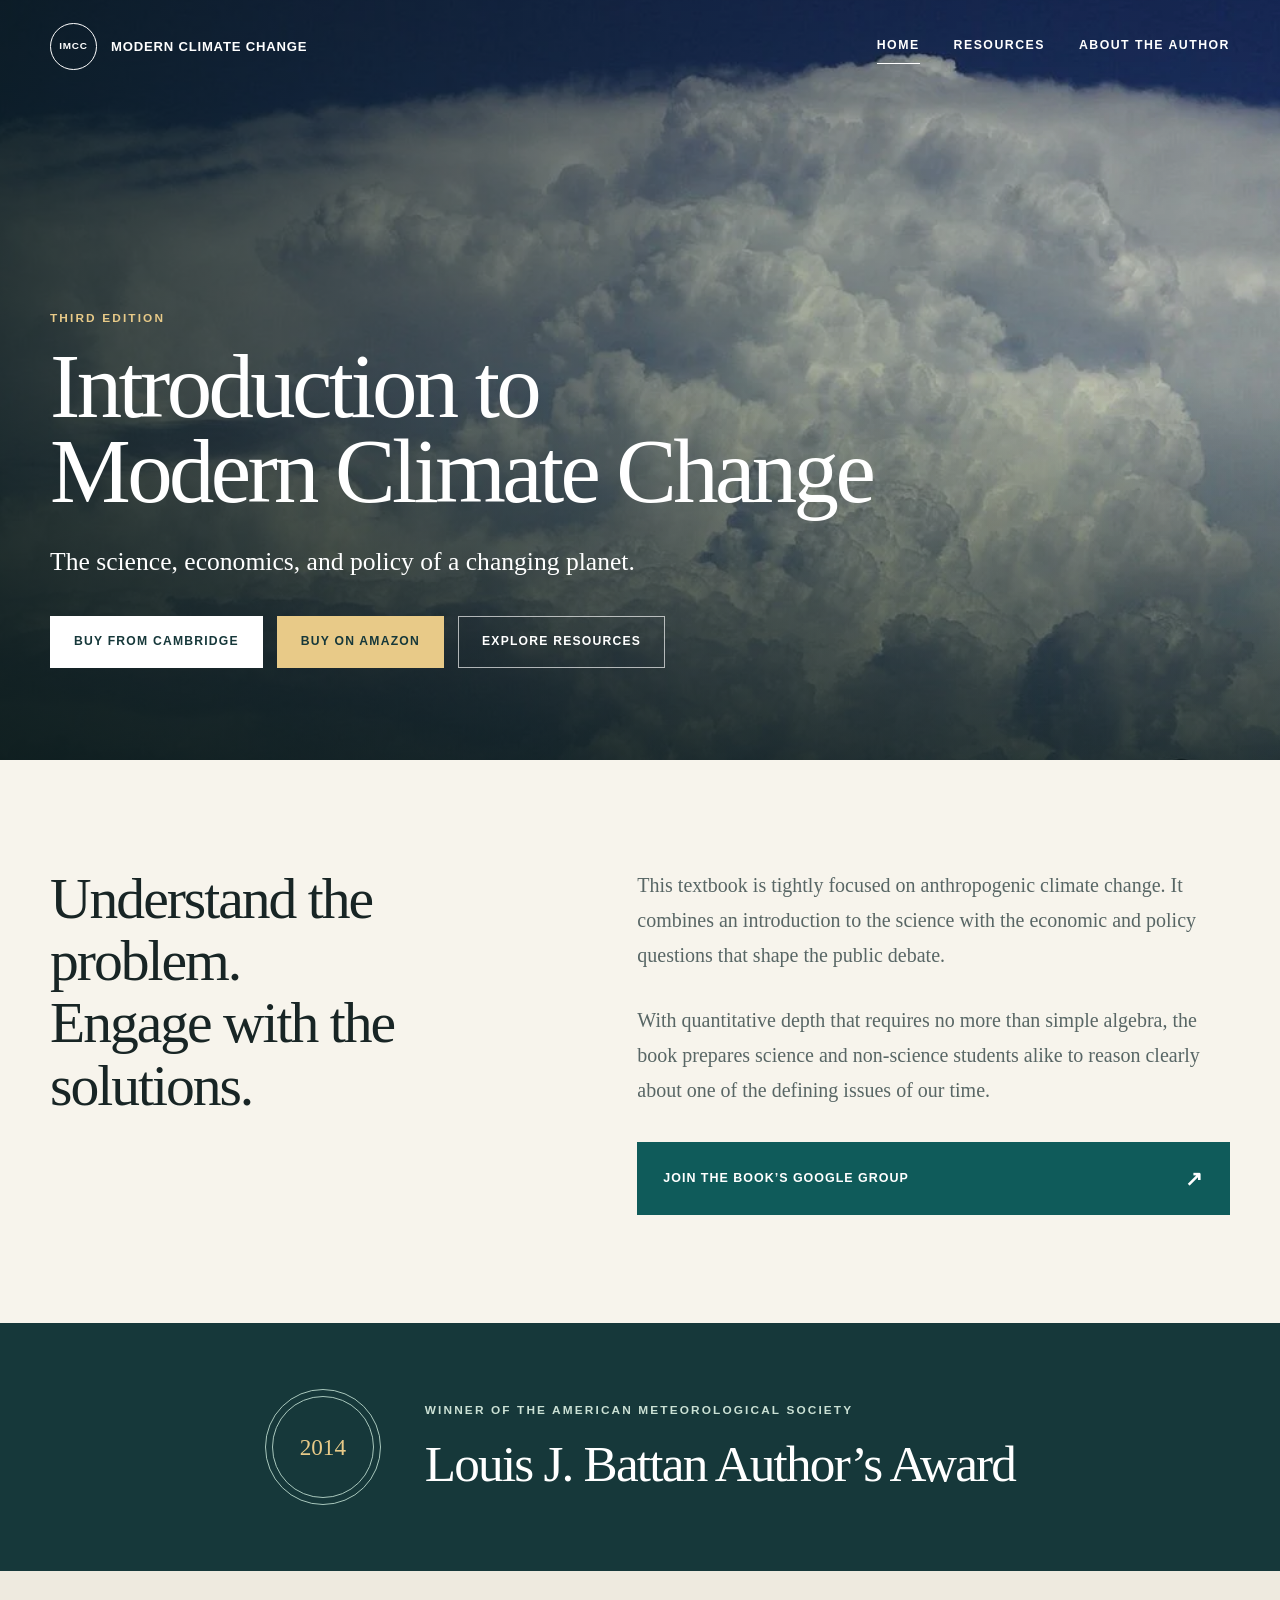
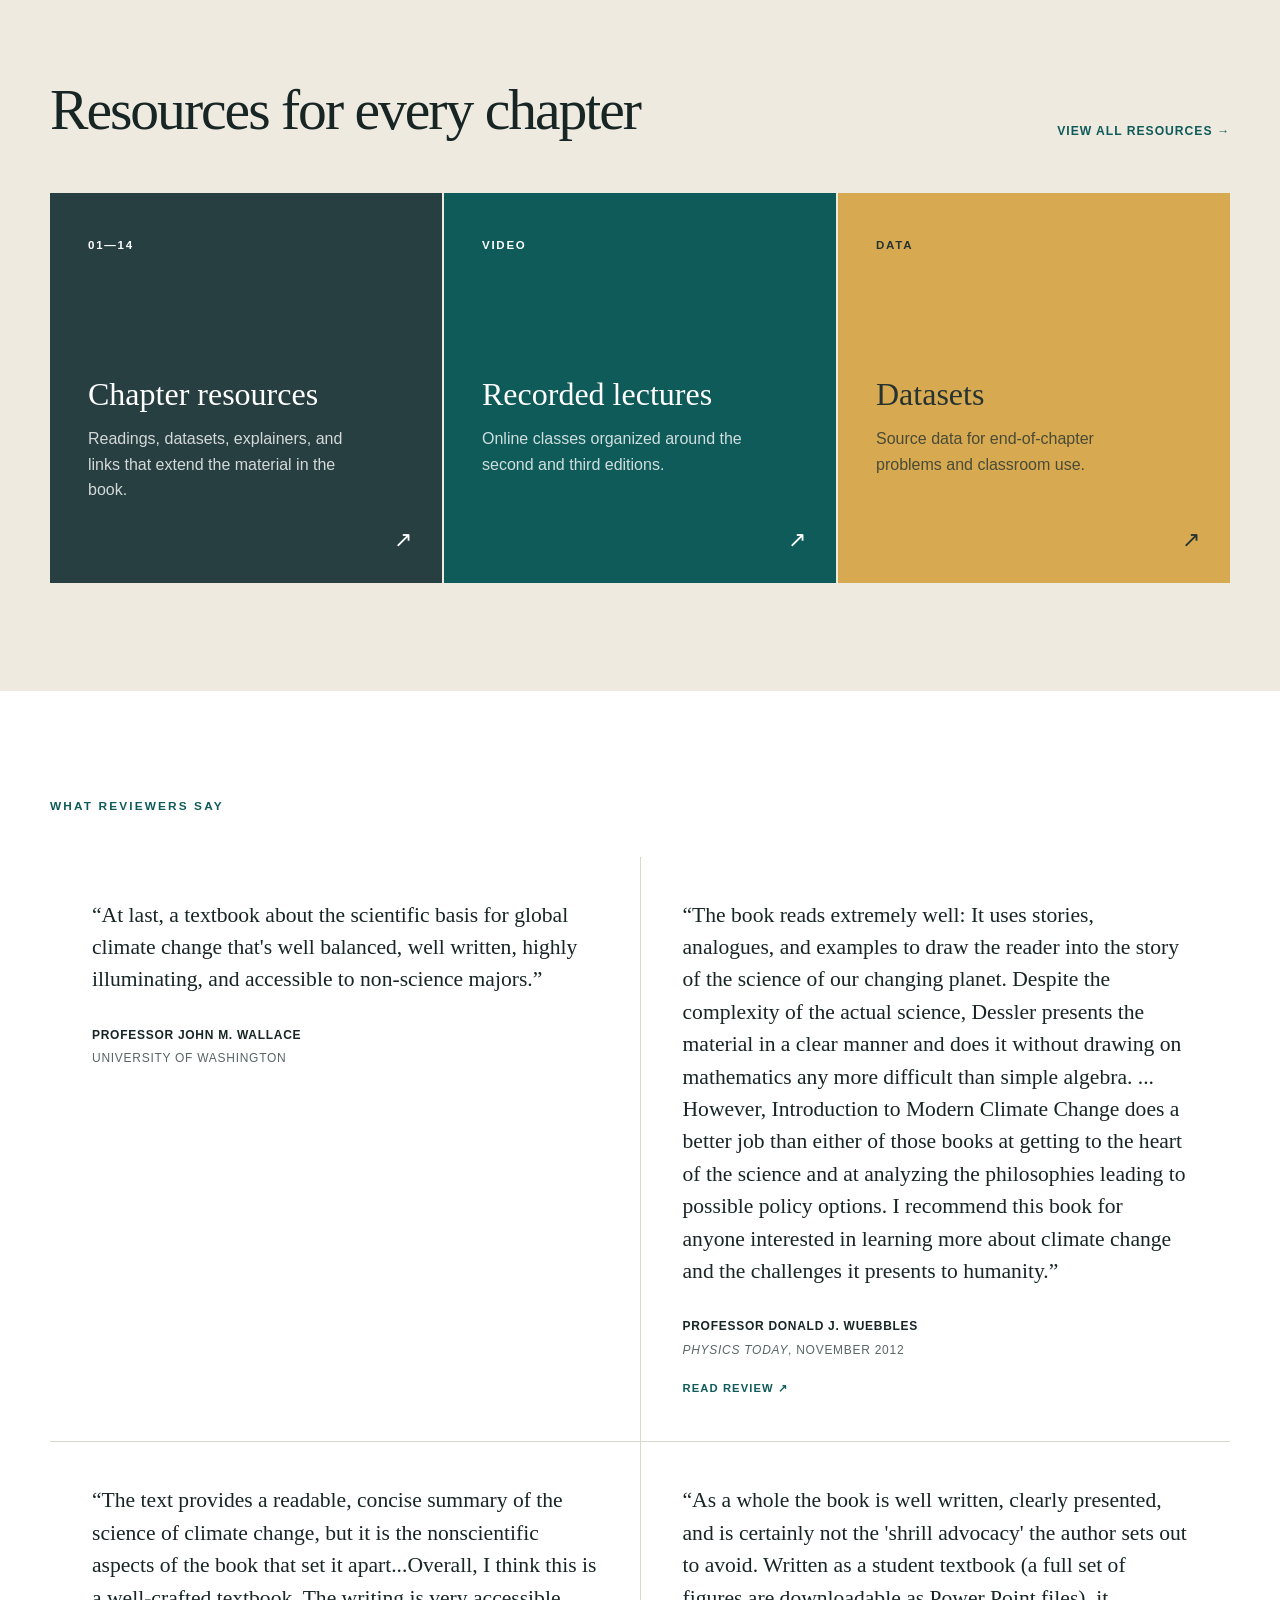
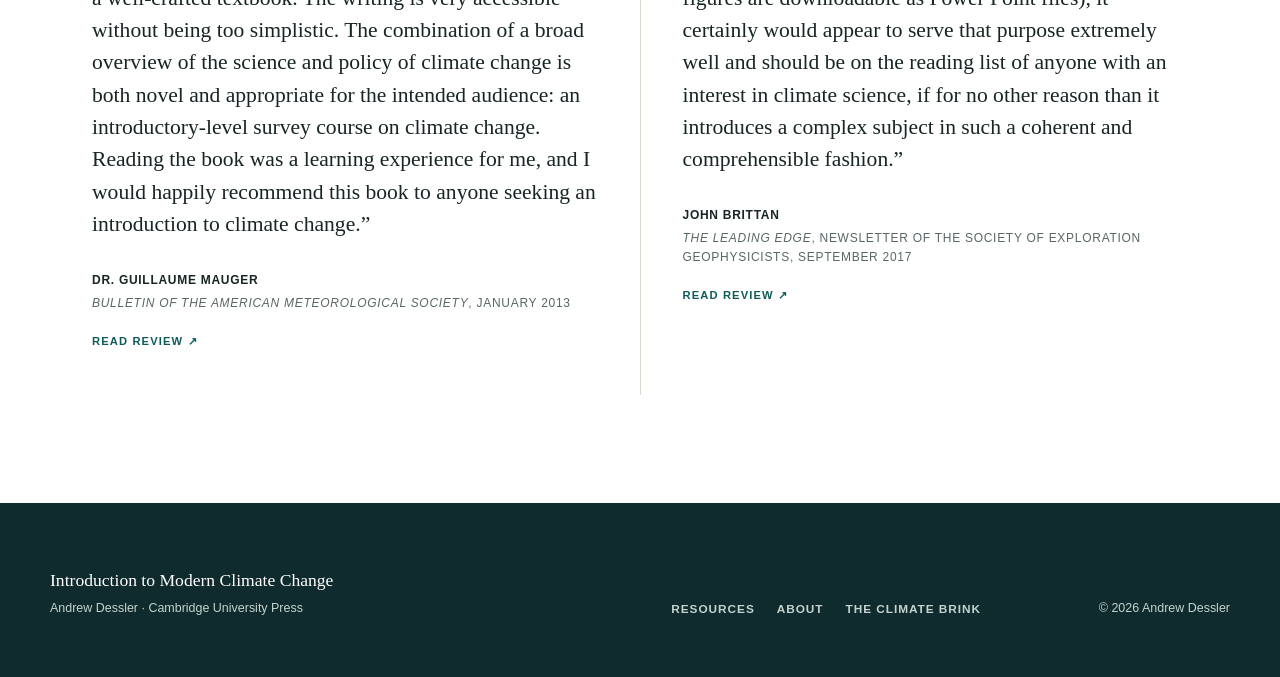
<file: index.html>
<!doctype html>
<html lang="en">
  <head>
    <meta charset="utf-8">
    <meta name="viewport" content="width=device-width, initial-scale=1">
    <meta name="description" content="Introduction to Modern Climate Change by Andrew Dessler — a textbook on the science, economics, and policy of climate change.">
    <meta name="theme-color" content="#16383a">
    <meta property="og:title" content="Introduction to Modern Climate Change">
    <meta property="og:description" content="An accessible, quantitative introduction to the science and policy of climate change.">
    <meta property="og:type" content="website">
    <meta property="og:image" content="assets/storm-clouds.webp">
    <title>Introduction to Modern Climate Change</title>
    <link rel="stylesheet" href="assets/styles.css">
    <script src="assets/site.js" defer></script>
  </head>
  <body>
    <a class="skip-link" href="#main">Skip to content</a>
    <header class="site-header site-header--overlay" data-header>
      <a class="wordmark" href="index.html" aria-label="Introduction to Modern Climate Change home">
        <span class="wordmark__mark" aria-hidden="true">IMCC</span>
        <span class="wordmark__text">Modern Climate Change</span>
      </a>
      <button class="nav-toggle" type="button" aria-expanded="false" aria-controls="site-nav">
        <span class="sr-only">Open navigation</span>
        <span></span><span></span><span></span>
      </button>
      <nav class="site-nav" id="site-nav" aria-label="Primary navigation">
        <a aria-current="page" href="index.html">Home</a>
        <a href="resources.html">Resources</a>
        <a href="about.html">About the author</a>
      </nav>
    </header>

    <main id="main">
      <section class="hero">
        <img class="hero__image" src="assets/storm-clouds.webp" alt="Towering storm clouds" width="1024" height="768">
        <div class="hero__shade"></div>
        <div class="hero__content wrap">
          <p class="eyebrow">Third edition</p>
          <h1>Introduction to<br>Modern Climate Change</h1>
          <p class="hero__dek">The science, economics, and policy of a changing planet.</p>
          <div class="button-row">
            <a class="button button--light" href="https://www.cambridge.org/us/academic/subjects/earth-and-environmental-science/climatology-and-climate-change/introduction-modern-climate-change-3rd-edition?format=PB&amp;isbn=9781108793872">Buy from Cambridge</a>
            <a class="button button--gold" href="https://www.amazon.com/Introduction-Modern-Climate-Change-Dessler-dp-1108793878/dp/1108793878/ref=dp_ob_title_bk">Buy on Amazon</a>
            <a class="button button--ghost-light" href="resources.html">Explore resources</a>
          </div>
        </div>
      </section>

      <section class="intro-section">
        <div class="wrap intro-grid">
          <div>
            <h2>Understand the problem.<br>Engage with the solutions.</h2>
          </div>
          <div class="prose prose--large">
            <p>This textbook is tightly focused on anthropogenic climate change. It combines an introduction to the science with the economic and policy questions that shape the public debate.</p>
            <p>With quantitative depth that requires no more than simple algebra, the book prepares science and non-science students alike to reason clearly about one of the defining issues of our time.</p>
            <a class="group-callout" href="https://groups.google.com/u/1/g/introduction-to-modern-climate-change">Join the book’s Google group <span aria-hidden="true">↗</span></a>
          </div>
        </div>
      </section>

      <section class="award-band">
        <div class="wrap award-band__inner">
          <div class="award-seal" aria-hidden="true"><span>2014</span></div>
          <div>
            <p class="kicker kicker--light">winner of the American Meteorological Society</p>
            <h2>Louis J. Battan Author’s Award</h2>
          </div>
        </div>
      </section>

      <section class="resource-preview">
        <div class="wrap">
          <div class="section-heading">
            <div>
              <h2>Resources for every chapter</h2>
            </div>
            <a class="arrow-link" href="resources.html">View all resources <span aria-hidden="true">→</span></a>
          </div>
          <div class="feature-grid">
            <a class="feature-card" href="resources.html#chapters">
              <span class="feature-card__number">01—14</span>
              <h3>Chapter resources</h3>
              <p>Readings, datasets, explainers, and links that extend the material in the book.</p>
              <span class="feature-card__arrow" aria-hidden="true">↗</span>
            </a>
            <a class="feature-card feature-card--teal" href="resources.html#videos">
              <span class="feature-card__number">Video</span>
              <h3>Recorded lectures</h3>
              <p>Online classes organized around the second and third editions.</p>
              <span class="feature-card__arrow" aria-hidden="true">↗</span>
            </a>
            <a class="feature-card feature-card--gold" href="resources.html#tools">
              <span class="feature-card__number">Data</span>
              <h3>Datasets</h3>
              <p>Source data for end-of-chapter problems and classroom use.</p>
              <span class="feature-card__arrow" aria-hidden="true">↗</span>
            </a>
          </div>
        </div>
      </section>

      <section class="reviews">
        <div class="wrap">
          <p class="kicker">What reviewers say</p>
          <div class="reviews-grid">
            <blockquote cite="https://www.cambridge.org/highereducation/books/introduction-to-modern-climate-change/AD26BD3227322A87F72BEEA655AB1CF7">
              <p>“At last, a textbook about the scientific basis for global climate change that's well balanced, well written, highly illuminating, and accessible to non-science majors.”</p>
              <footer>Professor John M. Wallace <span>University of Washington</span></footer>
            </blockquote>
            <blockquote cite="https://physicstoday.aip.org/reviews/introduction-to-modern-climate-change">
              <p>“The book reads extremely well: It uses stories, analogues, and examples to draw the reader into the story of the science of our changing planet. Despite the complexity of the actual science, Dessler presents the material in a clear manner and does it without drawing on mathematics any more difficult than simple algebra. ... However, Introduction to Modern Climate Change does a better job than either of those books at getting to the heart of the science and at analyzing the philosophies leading to possible policy options. I recommend this book for anyone interested in learning more about climate change and the challenges it presents to humanity.”</p>
              <footer>Professor Donald J. Wuebbles <span><cite>Physics Today</cite>, November 2012</span></footer>
              <a class="review-link" href="https://physicstoday.aip.org/reviews/introduction-to-modern-climate-change">Read review <span aria-hidden="true">↗</span></a>
            </blockquote>
            <blockquote cite="https://drive.google.com/file/d/1TpA8nQmMaKxBwvAvb224NtccNW8TMBgC/view?usp=sharing">
              <p>“The text provides a readable, concise summary of the science of climate change, but it is the nonscientific aspects of the book that set it apart...Overall, I think this is a well-crafted textbook. The writing is very accessible without being too simplistic. The combination of a broad overview of the science and policy of climate change is both novel and appropriate for the intended audience: an introductory-level survey course on climate change. Reading the book was a learning experience for me, and I would happily recommend this book to anyone seeking an introduction to climate change.”</p>
              <footer>Dr. Guillaume Mauger <span><cite>Bulletin of the American Meteorological Society</cite>, January 2013</span></footer>
              <a class="review-link" href="https://drive.google.com/file/d/1TpA8nQmMaKxBwvAvb224NtccNW8TMBgC/view?usp=sharing">Read review <span aria-hidden="true">↗</span></a>
            </blockquote>
            <blockquote cite="https://drive.google.com/open?id=0ByXC85Z909PTZ0VkaldtSF9zOEE">
              <p>“As a whole the book is well written, clearly presented, and is certainly not the 'shrill advocacy' the author sets out to avoid. Written as a student textbook (a full set of figures are downloadable as Power Point files), it certainly would appear to serve that purpose extremely well and should be on the reading list of anyone with an interest in climate science, if for no other reason than it introduces a complex subject in such a coherent and comprehensible fashion.”</p>
              <footer>John Brittan <span><cite>The Leading Edge</cite>, Newsletter of the Society of Exploration Geophysicists, September 2017</span></footer>
              <a class="review-link" href="https://drive.google.com/open?id=0ByXC85Z909PTZ0VkaldtSF9zOEE">Read review <span aria-hidden="true">↗</span></a>
            </blockquote>
          </div>
        </div>
      </section>
    </main>

    <footer class="site-footer">
      <div class="wrap site-footer__grid">
        <div>
          <p class="site-footer__title">Introduction to Modern Climate Change</p>
          <p>Andrew Dessler · Cambridge University Press</p>
        </div>
        <nav aria-label="Footer navigation">
          <a href="resources.html">Resources</a>
          <a href="about.html">About</a>
          <a href="https://theclimatebrink.substack.com">The Climate Brink</a>
        </nav>
        <p class="site-footer__meta">© <span data-year>2026</span> Andrew Dessler</p>
      </div>
    </footer>
  </body>
</html>
</file>
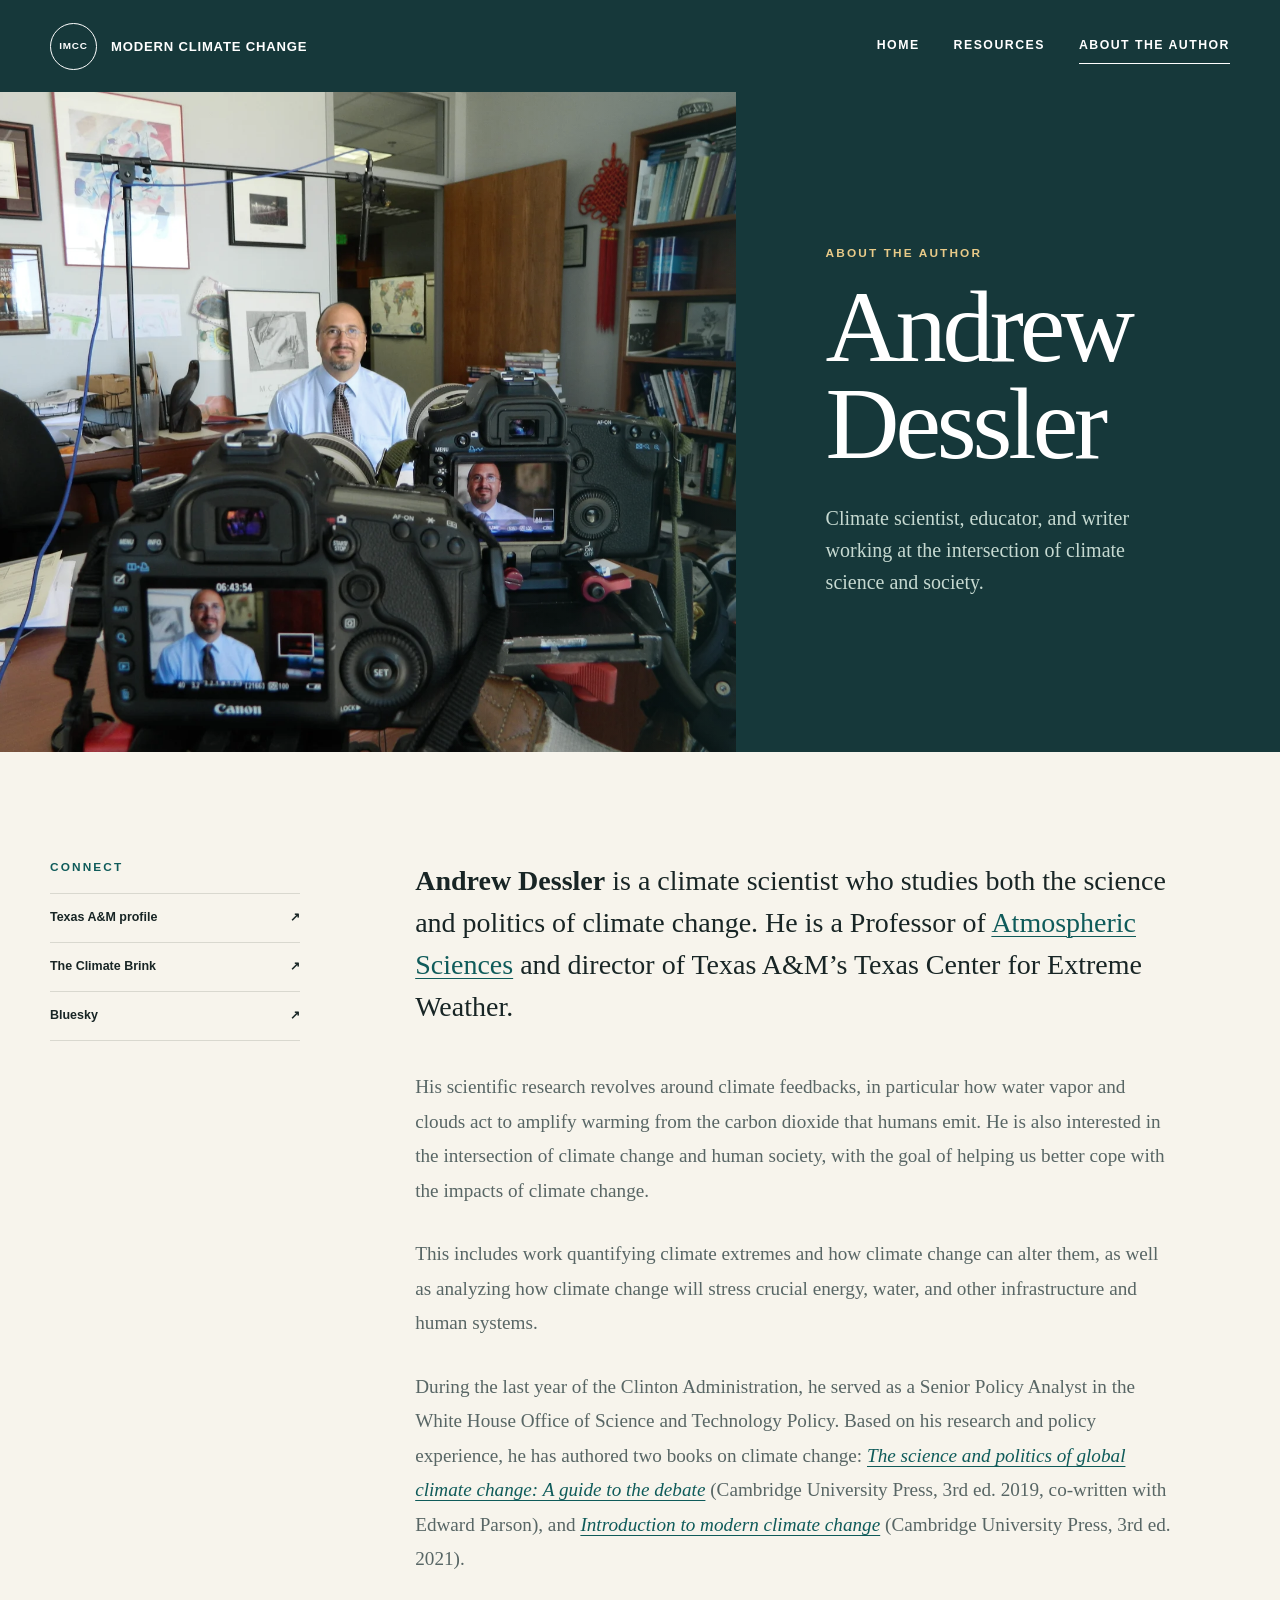
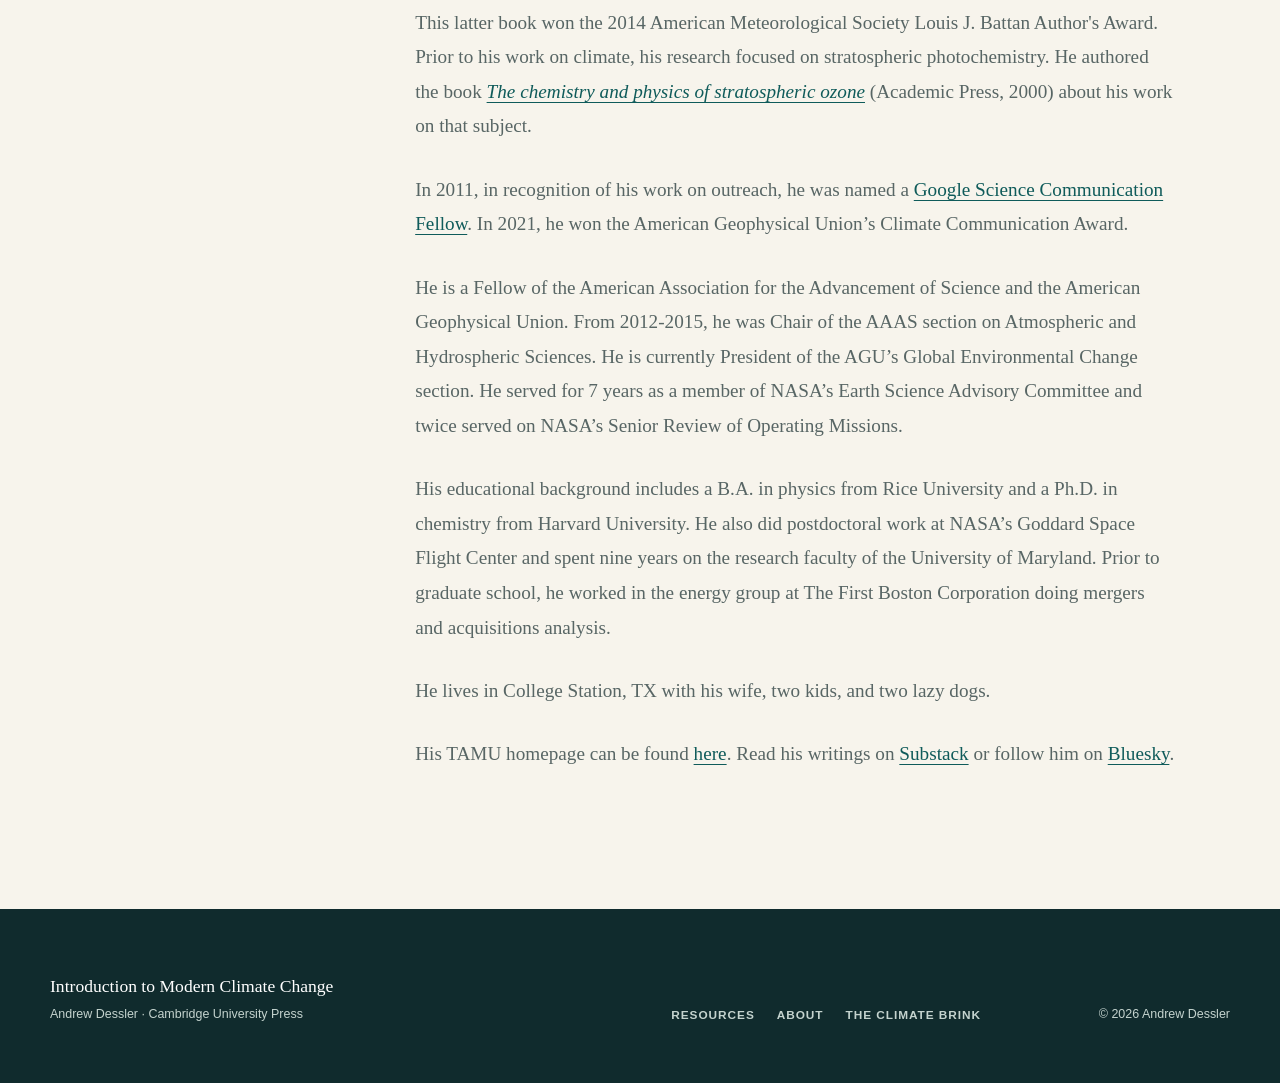
<file: about-the-author.html>
<!doctype html>
<html lang="en">
  <head>
    <meta charset="utf-8">
    <meta name="viewport" content="width=device-width, initial-scale=1">
    <meta http-equiv="refresh" content="0; url=about.html">
    <link rel="canonical" href="about.html">
    <title>Redirecting to the author page</title>
  </head>
  <body>
    <p>This page has moved to <a href="about.html">About the author</a>.</p>
  </body>
</html>
</file>
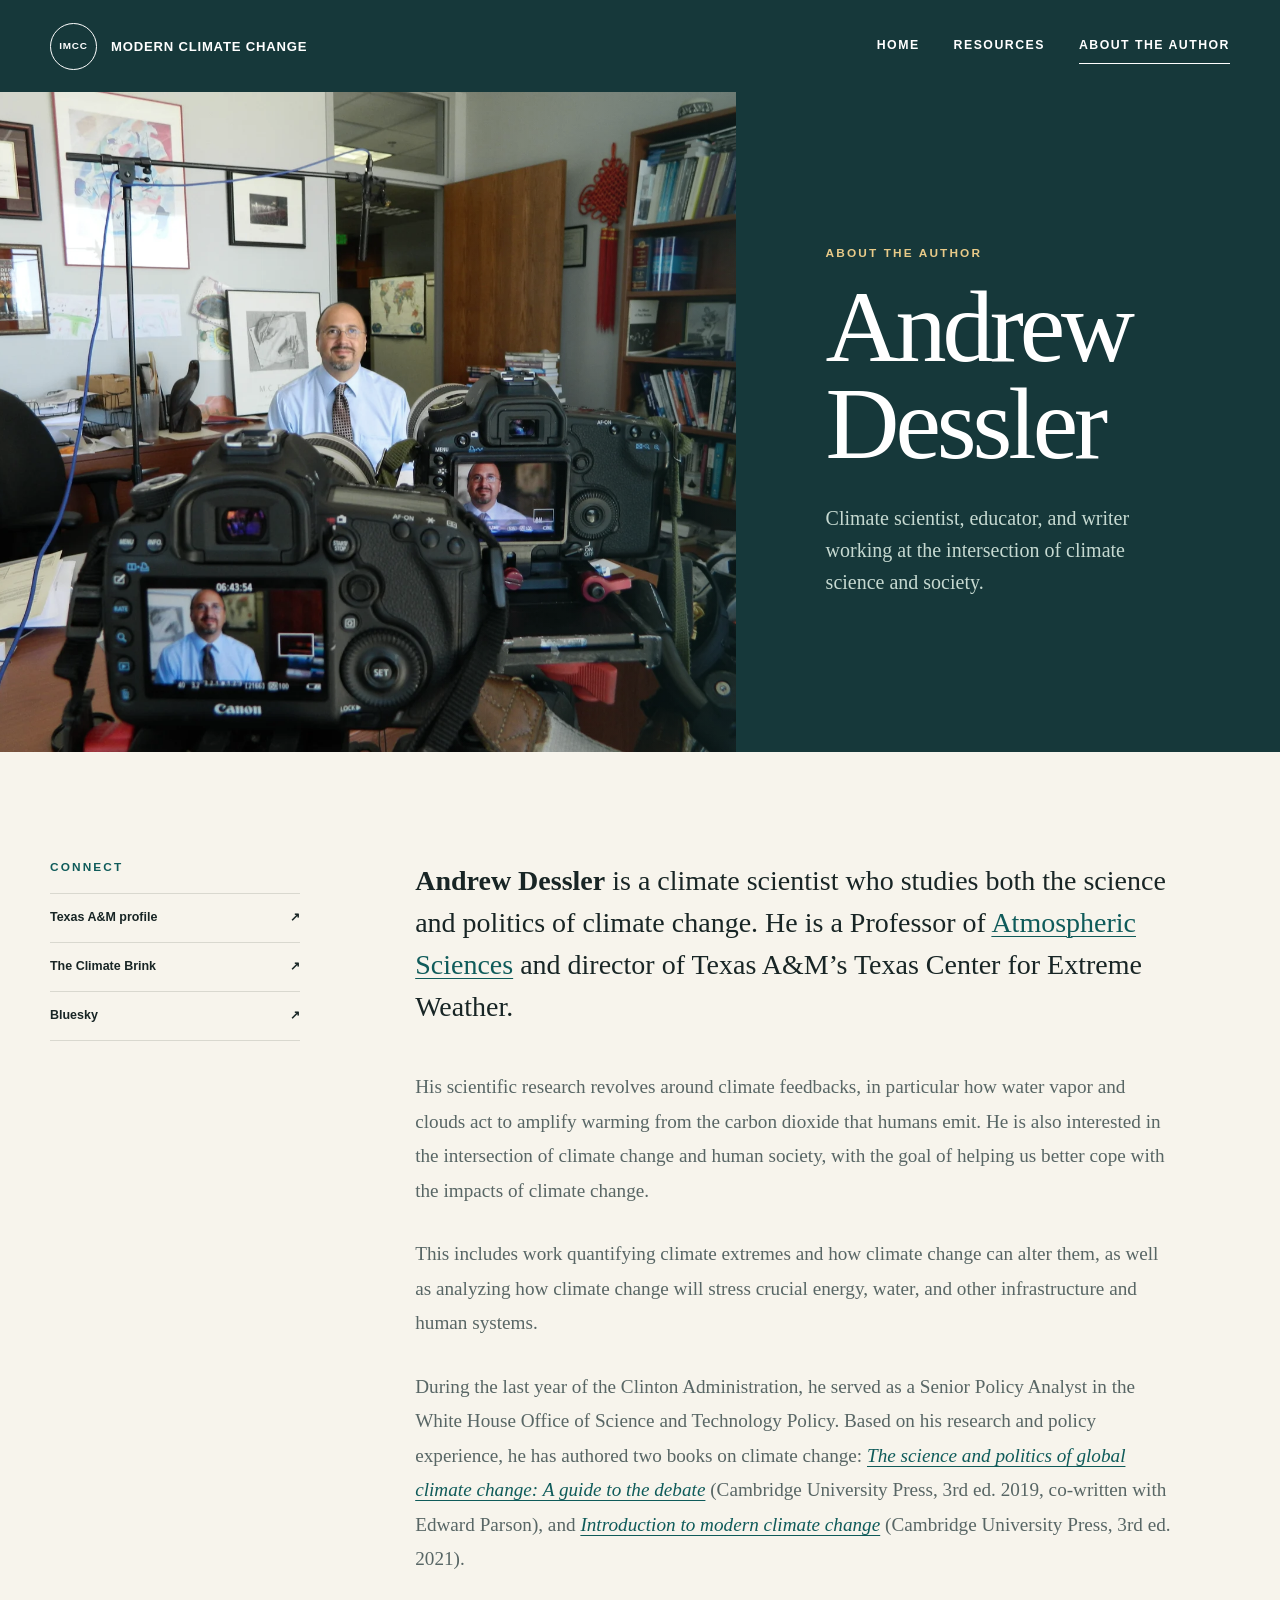
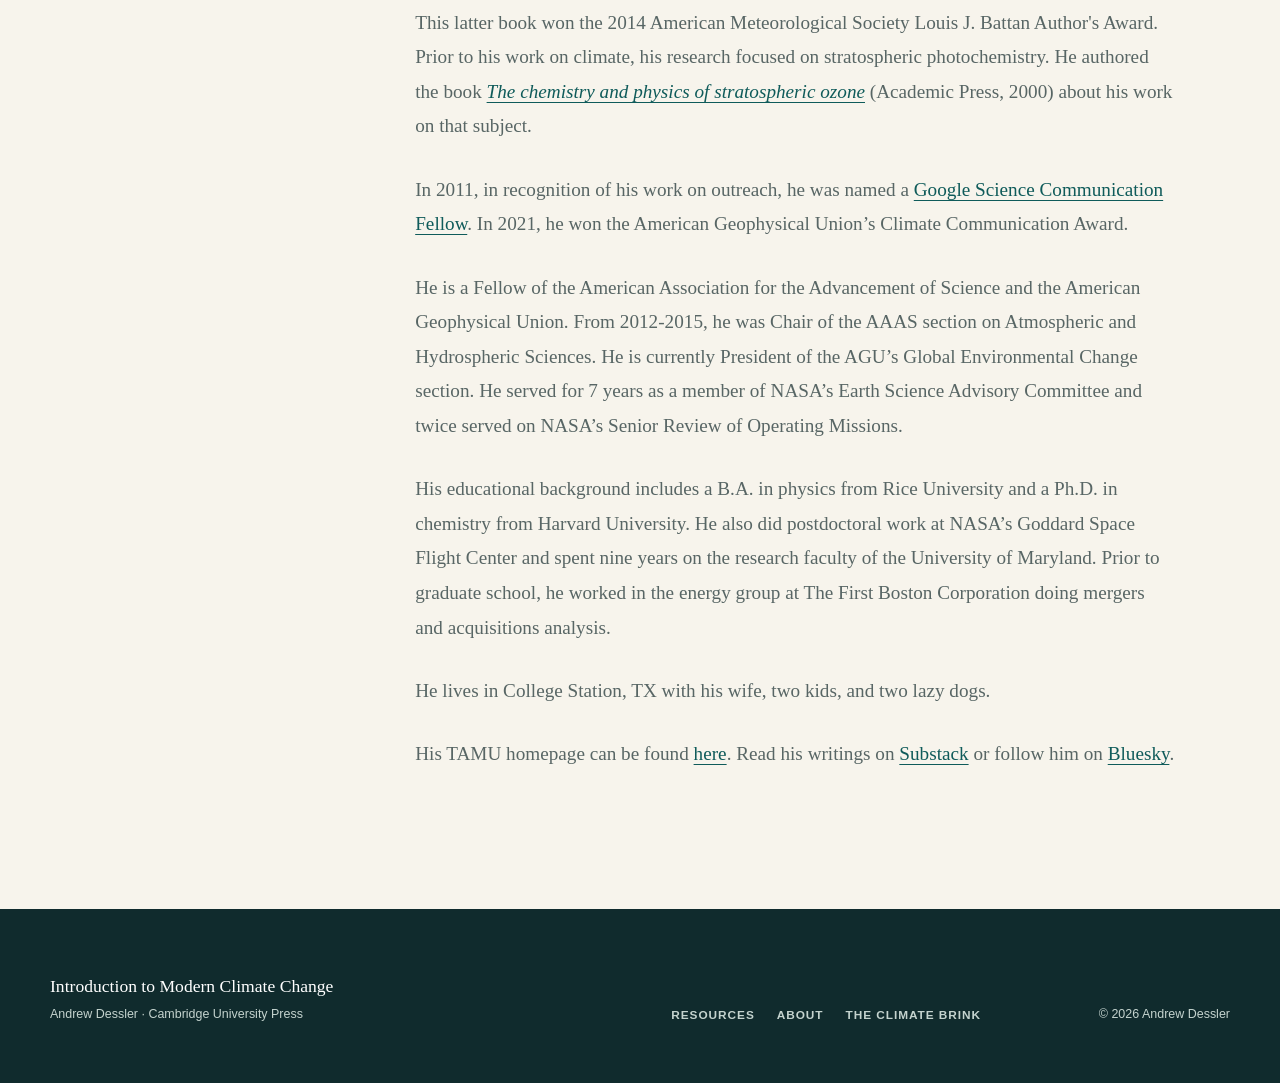
<file: about.html>
<!doctype html>
<html lang="en">
  <head>
    <meta charset="utf-8">
    <meta name="viewport" content="width=device-width, initial-scale=1">
    <meta name="description" content="About Andrew Dessler, climate scientist and author of Introduction to Modern Climate Change.">
    <meta name="theme-color" content="#16383a">
    <title>About Andrew Dessler | Introduction to Modern Climate Change</title>
    <link rel="stylesheet" href="assets/styles.css">
    <script src="assets/site.js" defer></script>
  </head>
  <body>
    <a class="skip-link" href="#main">Skip to content</a>
    <header class="site-header site-header--solid" data-header>
      <a class="wordmark" href="index.html" aria-label="Introduction to Modern Climate Change home"><span class="wordmark__mark" aria-hidden="true">IMCC</span><span class="wordmark__text">Modern Climate Change</span></a>
      <button class="nav-toggle" type="button" aria-expanded="false" aria-controls="site-nav"><span class="sr-only">Open navigation</span><span></span><span></span><span></span></button>
      <nav class="site-nav" id="site-nav" aria-label="Primary navigation"><a href="index.html">Home</a><a href="resources.html">Resources</a><a aria-current="page" href="about.html">About the author</a></nav>
    </header>

    <main id="main">
      <section class="about-hero">
        <div class="about-hero__image"><img src="assets/andrew-frontline.webp" alt="Andrew Dessler speaking in a television interview" width="1500" height="1125"></div>
        <div class="about-hero__content">
          <p class="eyebrow">About the author</p>
          <h1>Andrew<br>Dessler</h1>
          <p>Climate scientist, educator, and writer working at the intersection of climate science and society.</p>
        </div>
      </section>

      <section class="bio-section">
        <div class="wrap bio-grid">
          <aside>
            <p class="kicker">Connect</p>
            <nav aria-label="Andrew Dessler links">
              <a href="https://artsci.tamu.edu/atmos-science/contact/profiles/andrew-dessler.html">Texas A&amp;M profile <span aria-hidden="true">↗</span></a>
              <a href="https://theclimatebrink.substack.com">The Climate Brink <span aria-hidden="true">↗</span></a>
              <a href="https://bsky.app/profile/andrewdessler.com">Bluesky <span aria-hidden="true">↗</span></a>
            </nav>
          </aside>
          <article class="prose prose--bio">
            <p class="lede"><strong>Andrew Dessler</strong> is a climate scientist who studies both the science and politics of climate change. He is a Professor of <a href="http://atmo.tamu.edu/">Atmospheric Sciences</a> and director of Texas A&amp;M’s Texas Center for Extreme Weather.</p>
            <p>His scientific research revolves around climate feedbacks, in particular how water vapor and clouds act to amplify warming from the carbon dioxide that humans emit. He is also interested in the intersection of climate change and human society, with the goal of helping us better cope with the impacts of climate change.</p>
            <p>This includes work quantifying climate extremes and how climate change can alter them, as well as analyzing how climate change will stress crucial energy, water, and other infrastructure and human systems.</p>
            <p>During the last year of the Clinton Administration, he served as a Senior Policy Analyst in the White House Office of Science and Technology Policy. Based on his research and policy experience, he has authored two books on climate change: <a href="https://www.amazon.com/Science-Politics-Global-Climate-Change/dp/131663132X"><em>The science and politics of global climate change: A guide to the debate</em></a> (Cambridge University Press, 3rd ed. 2019, co-written with Edward Parson), and <a href="https://www.amazon.com/Introduction-Modern-Climate-Change-Dessler/dp/1107480671"><em>Introduction to modern climate change</em></a> (Cambridge University Press, 3rd ed. 2021).</p>
            <p>This latter book won the 2014 American Meteorological Society Louis J. Battan Author's Award. Prior to his work on climate, his research focused on stratospheric photochemistry. He authored the book <a href="http://www.amazon.com/Chemistry-Physics-Stratospheric-International-Geophysics/dp/0122120515"><em>The chemistry and physics of stratospheric ozone</em></a> (Academic Press, 2000) about his work on that subject.</p>
            <p>In 2011, in recognition of his work on outreach, he was named a <a href="http://googleblog.blogspot.com/2011/02/making-sense-of-science-introducing.html">Google Science Communication Fellow</a>. In 2021, he won the American Geophysical Union’s Climate Communication Award.</p>
            <p>He is a Fellow of the American Association for the Advancement of Science and the American Geophysical Union. From 2012-2015, he was Chair of the AAAS section on Atmospheric and Hydrospheric Sciences. He is currently President of the AGU’s Global Environmental Change section. He served for 7 years as a member of NASA’s Earth Science Advisory Committee and twice served on NASA’s Senior Review of Operating Missions.</p>
            <p>His educational background includes a B.A. in physics from Rice University and a Ph.D. in chemistry from Harvard University. He also did postdoctoral work at NASA’s Goddard Space Flight Center and spent nine years on the research faculty of the University of Maryland. Prior to graduate school, he worked in the energy group at The First Boston Corporation doing mergers and acquisitions analysis.</p>
            <p>He lives in College Station, TX with his wife, two kids, and two lazy dogs.</p>
            <p>His TAMU homepage can be found <a href="https://artsci.tamu.edu/atmos-science/contact/profiles/andrew-dessler.html">here</a>. Read his writings on <a href="https://theclimatebrink.substack.com">Substack</a> or follow him on <a href="https://bsky.app/profile/andrewdessler.com">Bluesky</a>.</p>
          </article>
        </div>
      </section>
    </main>

    <footer class="site-footer">
      <div class="wrap site-footer__grid"><div><p class="site-footer__title">Introduction to Modern Climate Change</p><p>Andrew Dessler · Cambridge University Press</p></div><nav aria-label="Footer navigation"><a href="resources.html">Resources</a><a href="about.html">About</a><a href="https://theclimatebrink.substack.com">The Climate Brink</a></nav><p class="site-footer__meta">© <span data-year>2026</span> Andrew Dessler</p></div>
    </footer>
  </body>
</html>
</file>
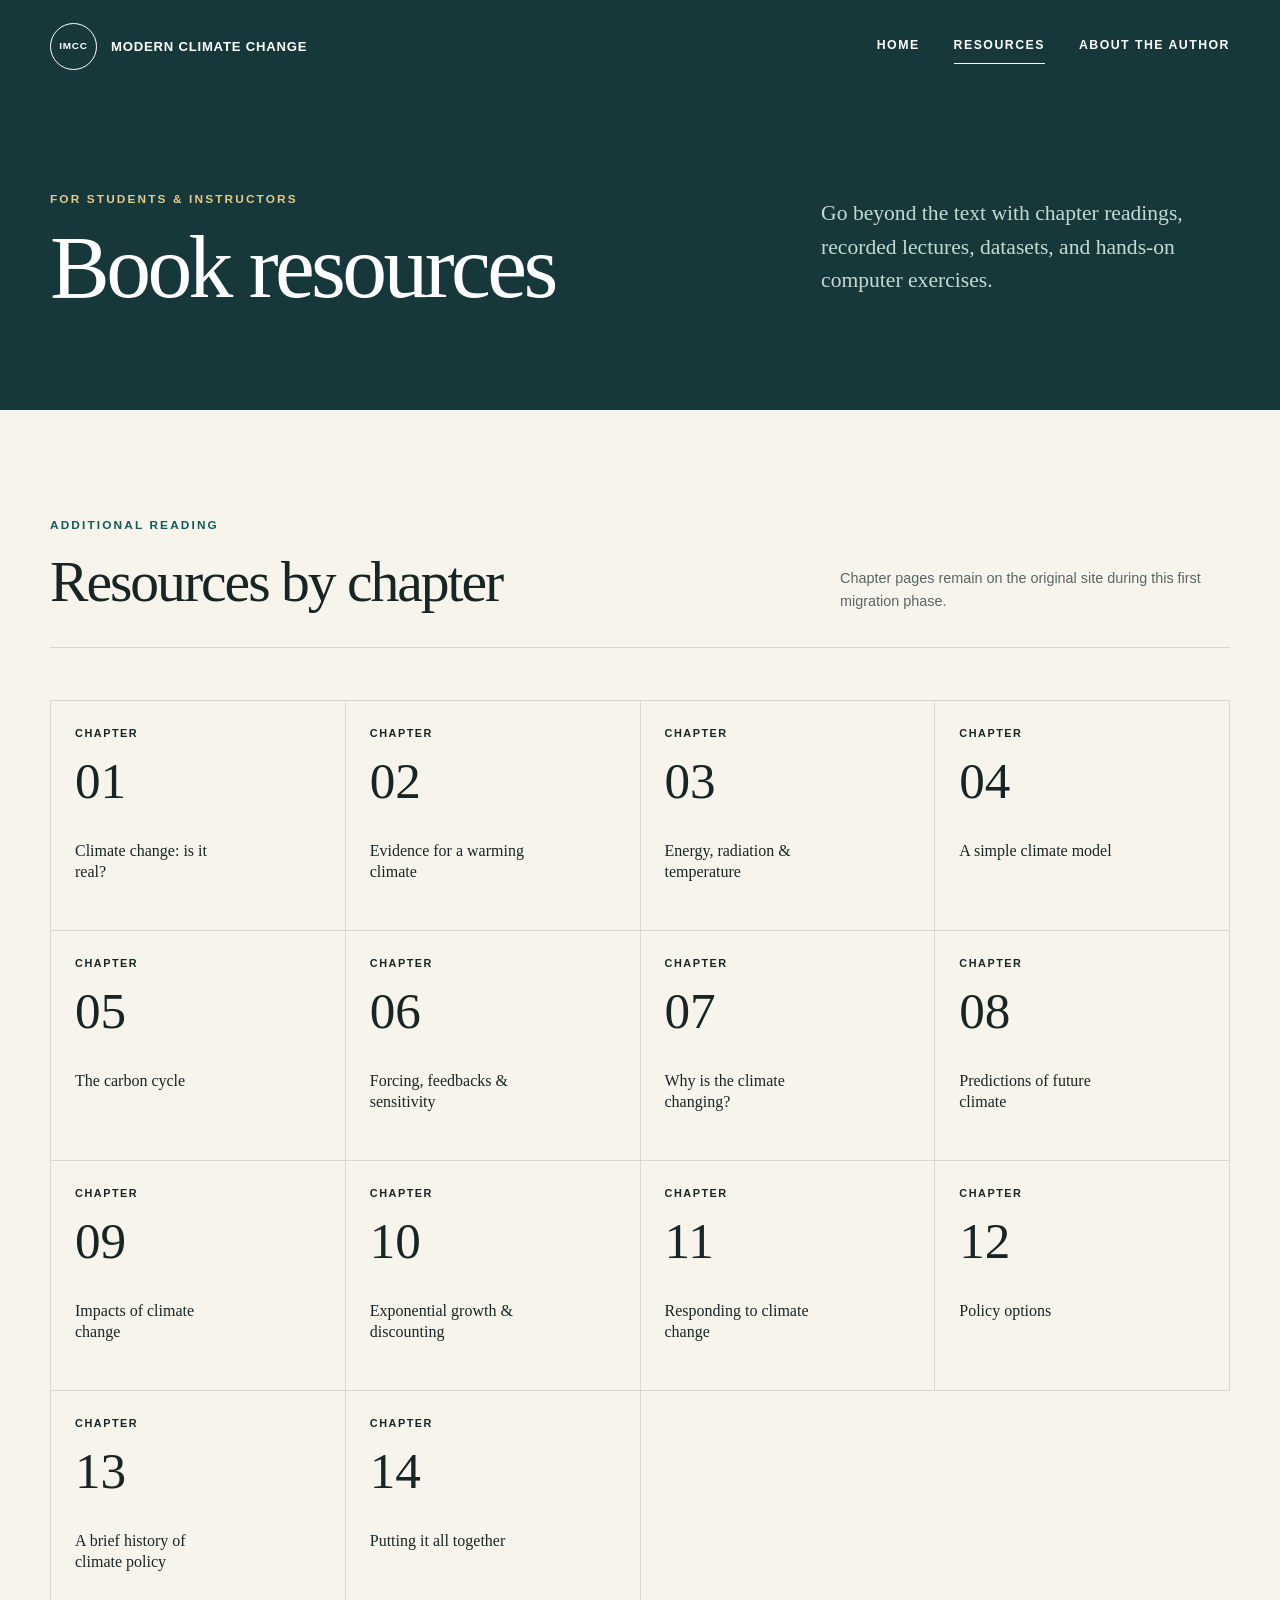
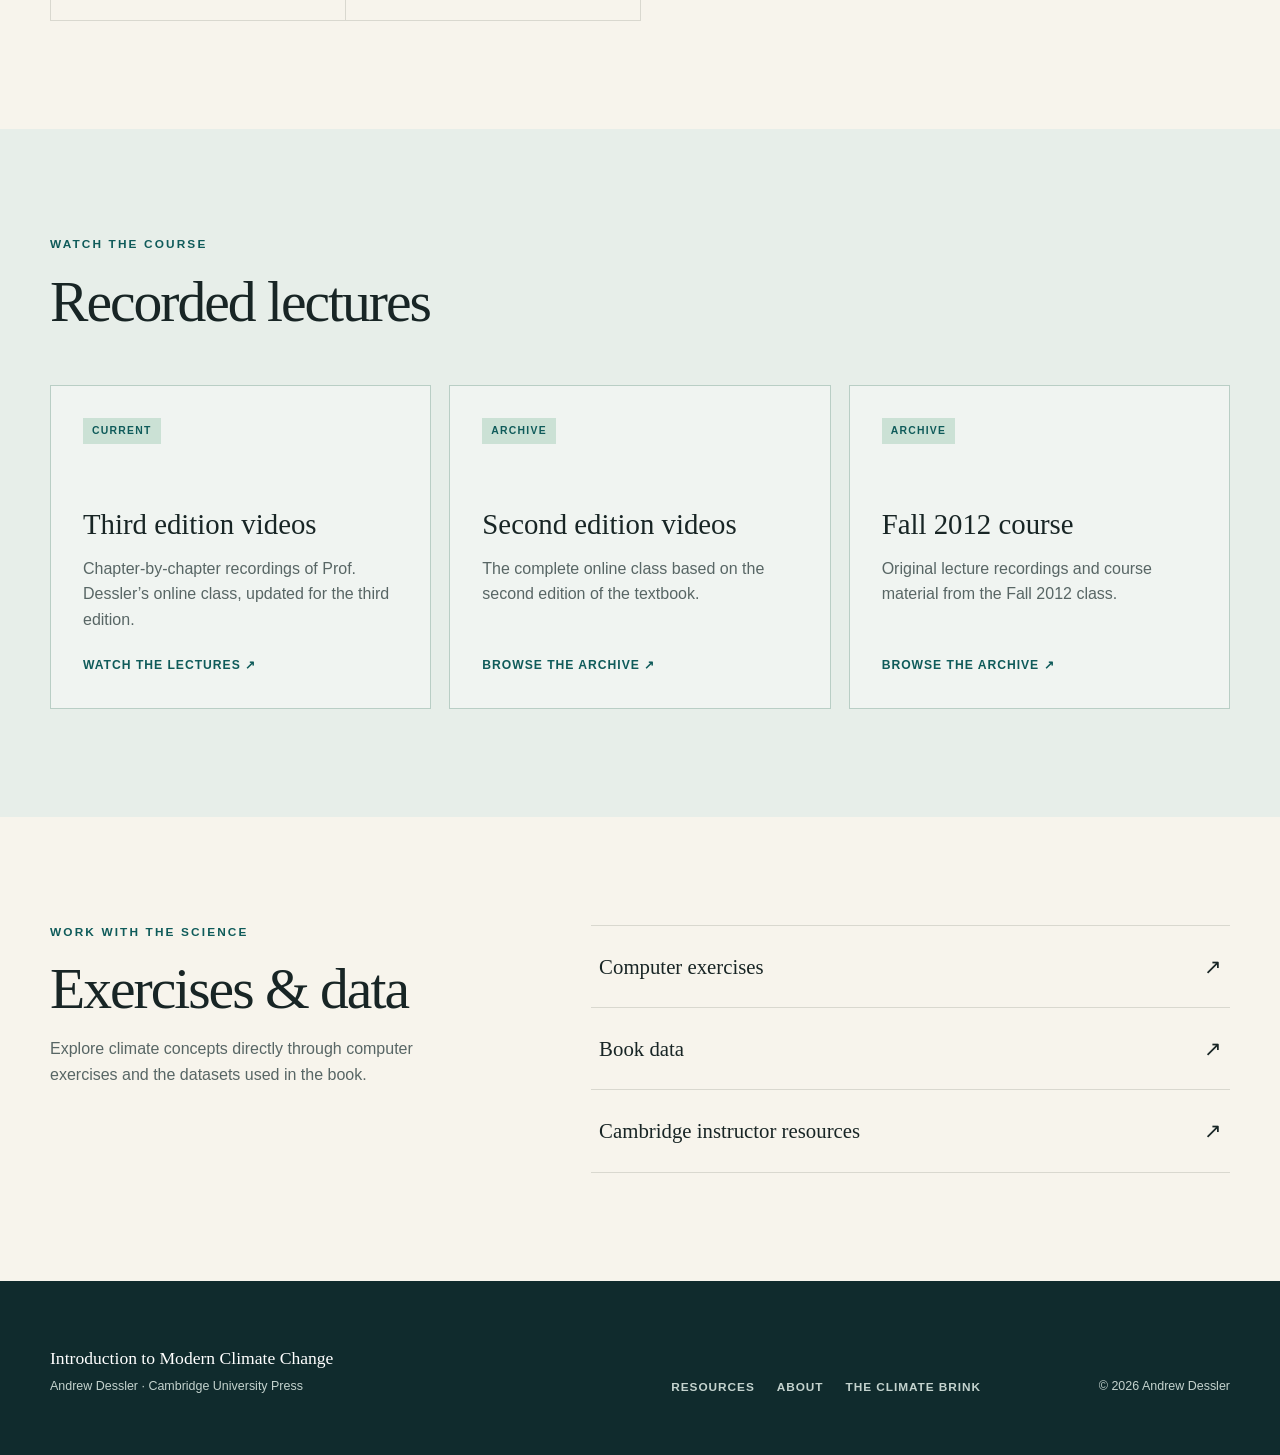
<file: additional-resources.html>
<!doctype html>
<html lang="en">
  <head>
    <meta charset="utf-8">
    <meta name="viewport" content="width=device-width, initial-scale=1">
    <meta http-equiv="refresh" content="0; url=resources.html">
    <link rel="canonical" href="resources.html">
    <title>Redirecting to resources</title>
  </head>
  <body>
    <p>This page has moved to <a href="resources.html">Resources</a>.</p>
  </body>
</html>
</file>
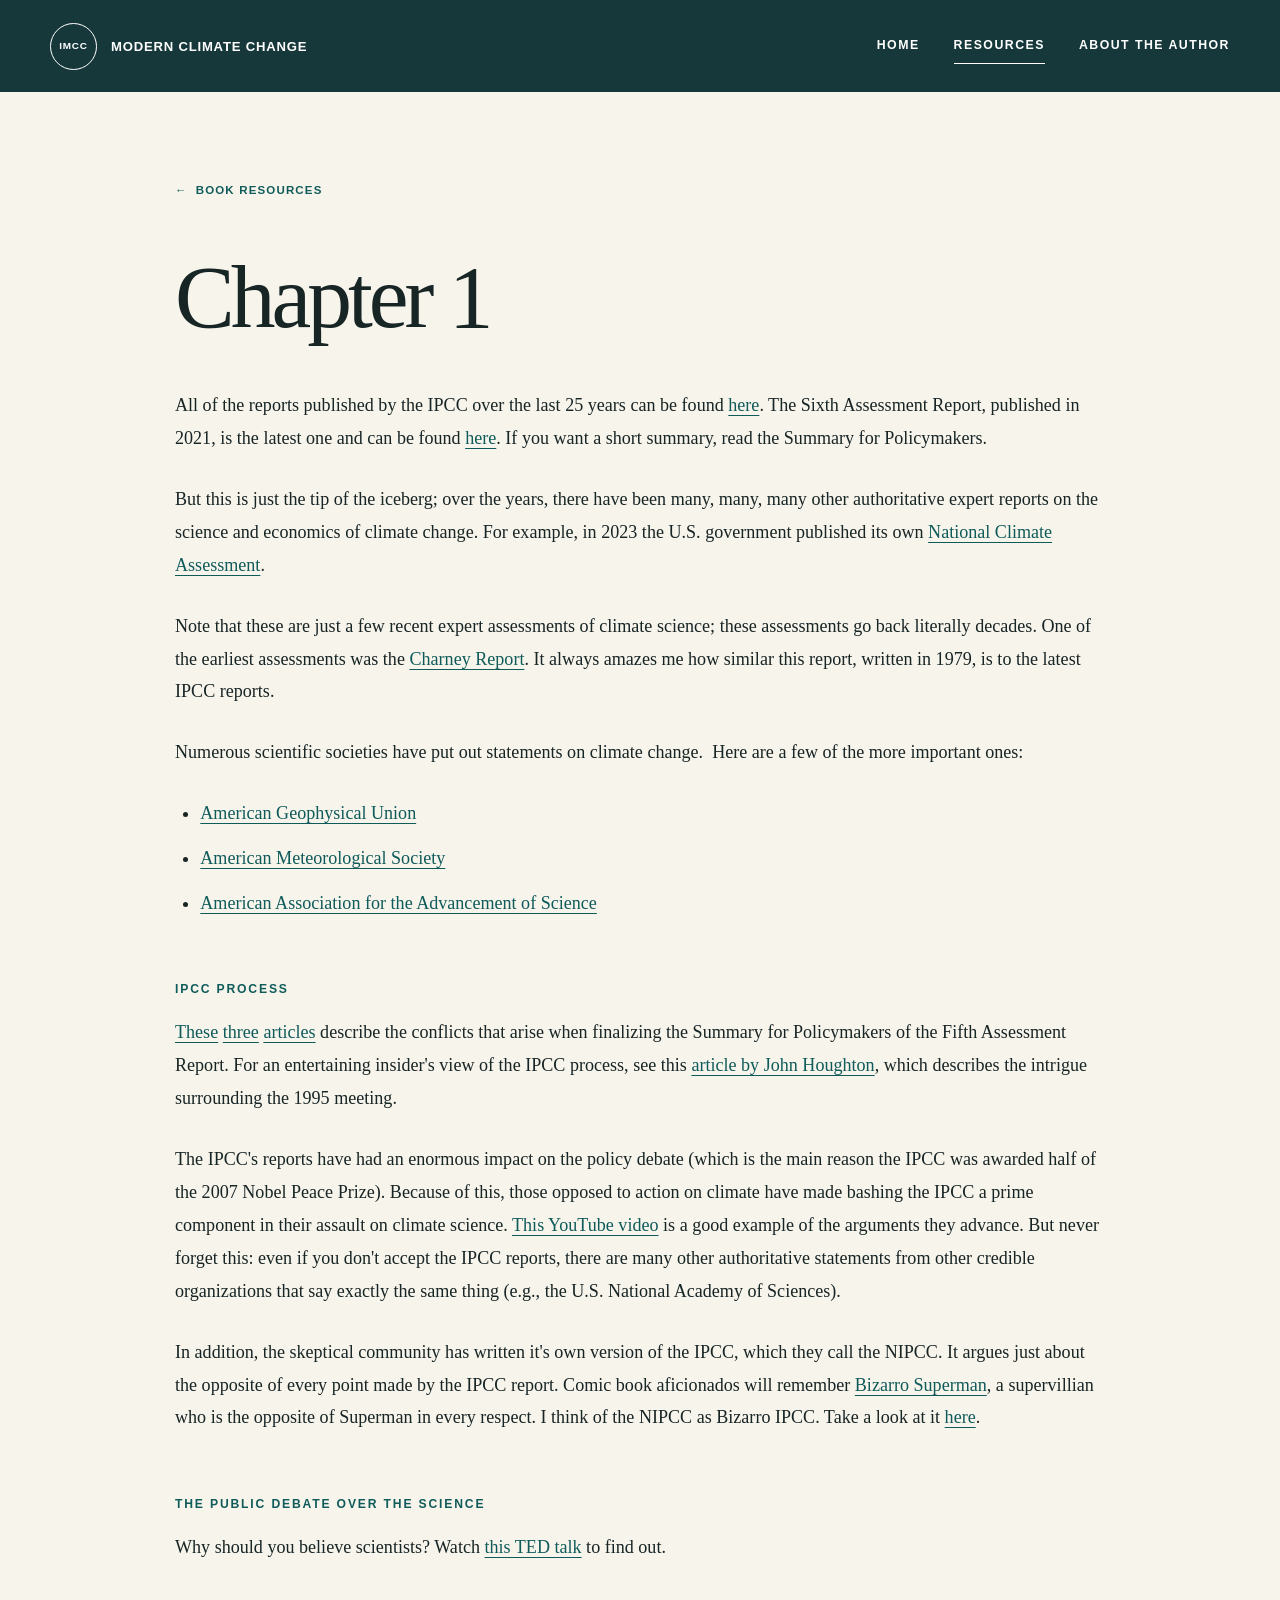
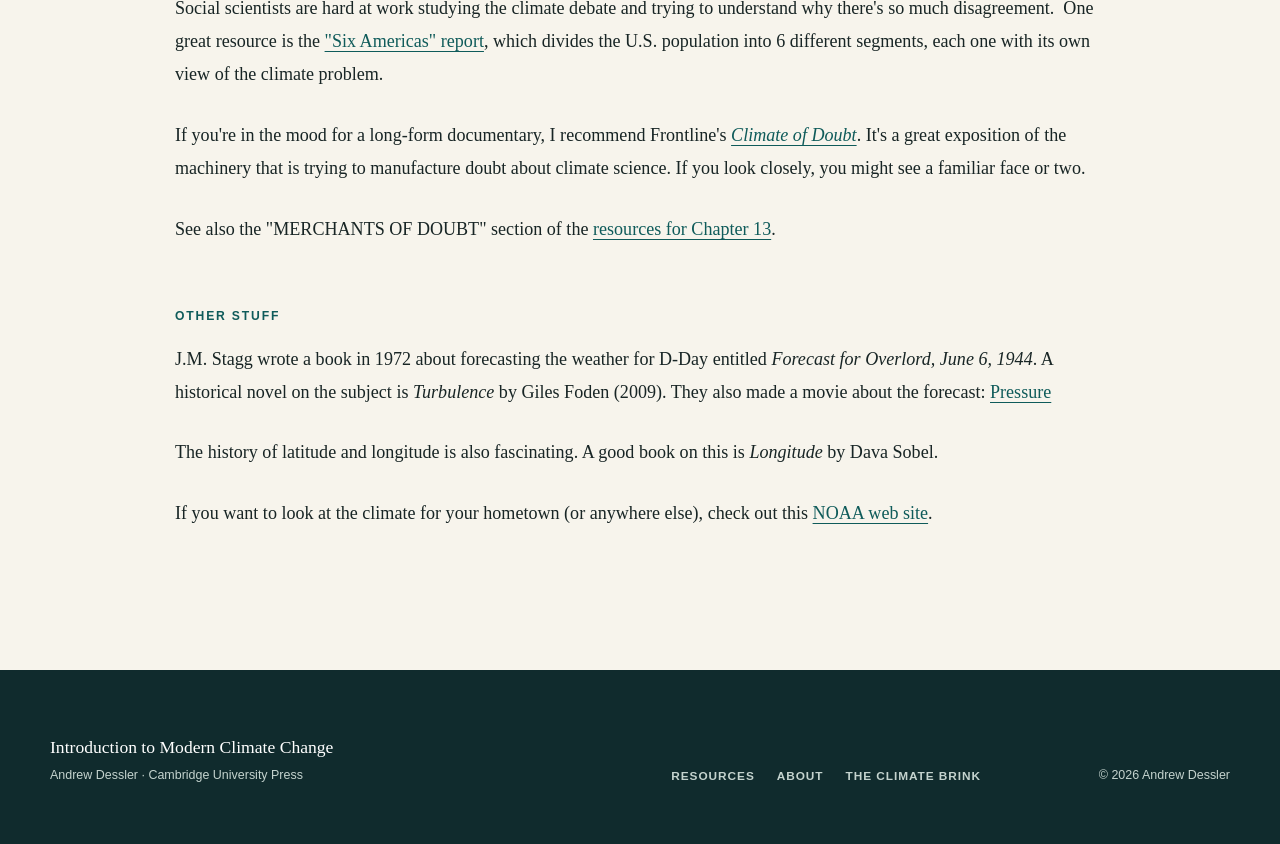
<file: chapter1.html>
<!doctype html>
<html lang="en">
  <head>
    <meta charset="utf-8">
    <meta name="viewport" content="width=device-width, initial-scale=1">
    <meta name="theme-color" content="#16383a">
    <title>Chapter1 —</title>
    <link rel="stylesheet" href="assets/styles.css">
    <script src="assets/site.js" defer></script>
  </head>
  <body>
    <a class="skip-link" href="#main">Skip to content</a>
    <header class="site-header site-header--solid" data-header>
      <a class="wordmark" href="index.html" aria-label="Introduction to Modern Climate Change home"><span class="wordmark__mark" aria-hidden="true">IMCC</span><span class="wordmark__text">Modern Climate Change</span></a>
      <button class="nav-toggle" type="button" aria-expanded="false" aria-controls="site-nav"><span class="sr-only">Open navigation</span><span></span><span></span><span></span></button>
      <nav class="site-nav" id="site-nav" aria-label="Primary navigation"><a href="index.html">Home</a><a aria-current="page" href="resources.html">Resources</a><a href="about.html">About the author</a></nav>
    </header>

    <main id="main">
      <section class="detail-section">
        <div class="wrap detail-layout">
          <a class="detail-back" href="resources.html"><span aria-hidden="true">←</span> Book resources</a>
          <article class="prose detail-prose">
            <h1>Chapter 1</h1><p>All of the reports published by the IPCC over the last 25 years can be found <a href="http://www.ipcc.ch">here</a>. The Sixth Assessment Report, published in 2021, is the latest one and can be found <a href="https://www.ipcc.ch/assessment-report/ar6/">here</a>. If you want a short summary, read the Summary for Policymakers.</p><p>But this is just the tip of the iceberg; over the years, there have been many, many, many other authoritative expert reports on the science and economics of climate change.  For example, in 2023 the U.S. government published its own <a href="https://nca2023.globalchange.gov/">National Climate Assessment</a>.</p><p>Note that these are just a few recent expert assessments of climate science; these assessments go back literally decades. One of the earliest assessments was the <a href="https://www.nap.edu/catalog/12181/carbon-dioxide-and-climate-a-scientific-assessment" target="_blank">Charney Report</a>. It always amazes me how similar this report, written in 1979, is to the latest IPCC reports.&nbsp;</p><p>Numerous scientific societies have put out statements on climate change. &nbsp;Here are a few of the more important ones:</p><ul data-rte-list="default"><li><p><a href="https://www.agu.org/Share-and-Advocate/Share/Policymakers/Position-Statements/Position_Climate">American Geophysical Union</a></p></li><li><p><a href="https://www.ametsoc.org/ams/about-ams/ams-statements/statements-of-the-ams-in-force/climate-change1/">American Meteorological Society</a></p></li><li><p><a href="https://www.aaas.org/news/aaas-climate-change-resources">American Association for the Advancement of Science</a></p></li></ul><h3>IPCC process</h3><p><a href="http://news.sciencemag.org/climate/2014/04/scientists-licking-wounds-after-contentious-climate-report-negotiations">These</a>&nbsp;<a href="http://www.economist.com/news/science-and-technology/21601813-scientists-versus-diplomats-intergovernmental-panel-climate">three</a>&nbsp;<a href="http://www.theguardian.com/environment/earth-insight/2014/may/15/ipcc-un-climate-reports-diluted-protect-fossil-fuel-interests">articles</a> describe the conflicts that arise when finalizing the Summary for Policymakers of the Fifth Assessment Report. For an entertaining insider's view of the IPCC process, see this <a href="http://www.nature.com/nature/journal/v455/n7214/full/455737a.html">article by John Houghton</a>, which describes the intrigue surrounding the 1995 meeting.&nbsp;</p><p>The IPCC's reports have had an enormous impact on the policy debate (which is the main reason the IPCC was awarded half of the 2007 Nobel Peace Prize). Because of this, those opposed to action on climate have made bashing the IPCC a prime component in their assault on climate science. <a href="https://www.youtube.com/watch?v=U5weFQYBL5w">This YouTube video</a> is a good example of the arguments they advance. But never forget this: even if you don't accept the IPCC reports, there are many other authoritative statements from other credible organizations that say exactly the same thing (e.g., the U.S. National Academy of Sciences).</p><p>In addition, the skeptical community has written it's own version of the IPCC, which they call the NIPCC. It argues just about the opposite of every point made by the IPCC report. Comic book aficionados will remember <a href="http://en.wikipedia.org/wiki/Bizarro">Bizarro Superman</a>, a supervillian who is the opposite of Superman in every respect. I think of the NIPCC as Bizarro IPCC. Take a look at it <a href="https://climatechangereconsidered.org/">here</a>.&nbsp;</p><h3>The public debate over the science</h3><p>Why should you believe scientists? Watch <a href="http://www.ted.com/talks/naomi_oreskes_why_we_should_believe_in_science">this TED talk</a> to find out.</p><p>Social scientists are hard at work studying the climate debate and trying to understand why there's so much disagreement. &nbsp;One great resource is the <a href="https://climatecommunication.yale.edu/about/projects/global-warmings-six-americas/" target="_blank">"Six Americas" report</a>, which divides the U.S. population into 6 different segments, each one with its own view of the climate problem.</p><p>If you're in the mood for a long-form documentary, I recommend Frontline's <a href="http://www.pbs.org/wgbh/pages/frontline/climate-of-doubt/"><em>Climate of Doubt</em></a>. It's a great exposition of the machinery that is trying to manufacture doubt about climate science. If you look closely, you might see a familiar face or two.</p><p>See also the "MERCHANTS OF DOUBT" section of the <a href="chapter13.html" target="_blank">resources for Chapter 13</a>.</p><h3>Other stuff</h3><p>J.M. Stagg wrote a book in 1972 about forecasting the weather for D-Day entitled <em>Forecast for Overlord, June 6, 1944</em>. A historical novel on the subject is <em>Turbulence</em> by Giles Foden (2009).  They also made a movie about the forecast: <a href="https://www.youtube.com/watch?v=zdM4tdLQBg0">Pressure</a></p><p>The history of latitude and longitude is also fascinating. A good book on this is <em>Longitude</em> by Dava Sobel.</p><p>If you want to look at the climate for your hometown (or anywhere else), check out this <a href="https://www.ncei.noaa.gov/access/monitoring/climate-at-a-glance/city/time-series">NOAA web site</a>.</p>
          </article>
        </div>
      </section>
    </main>

    <footer class="site-footer">
      <div class="wrap site-footer__grid"><div><p class="site-footer__title">Introduction to Modern Climate Change</p><p>Andrew Dessler · Cambridge University Press</p></div><nav aria-label="Footer navigation"><a href="resources.html">Resources</a><a href="about.html">About</a><a href="https://theclimatebrink.substack.com">The Climate Brink</a></nav><p class="site-footer__meta">© <span data-year>2026</span> Andrew Dessler</p></div>
    </footer>
  </body>
</html>
</file>
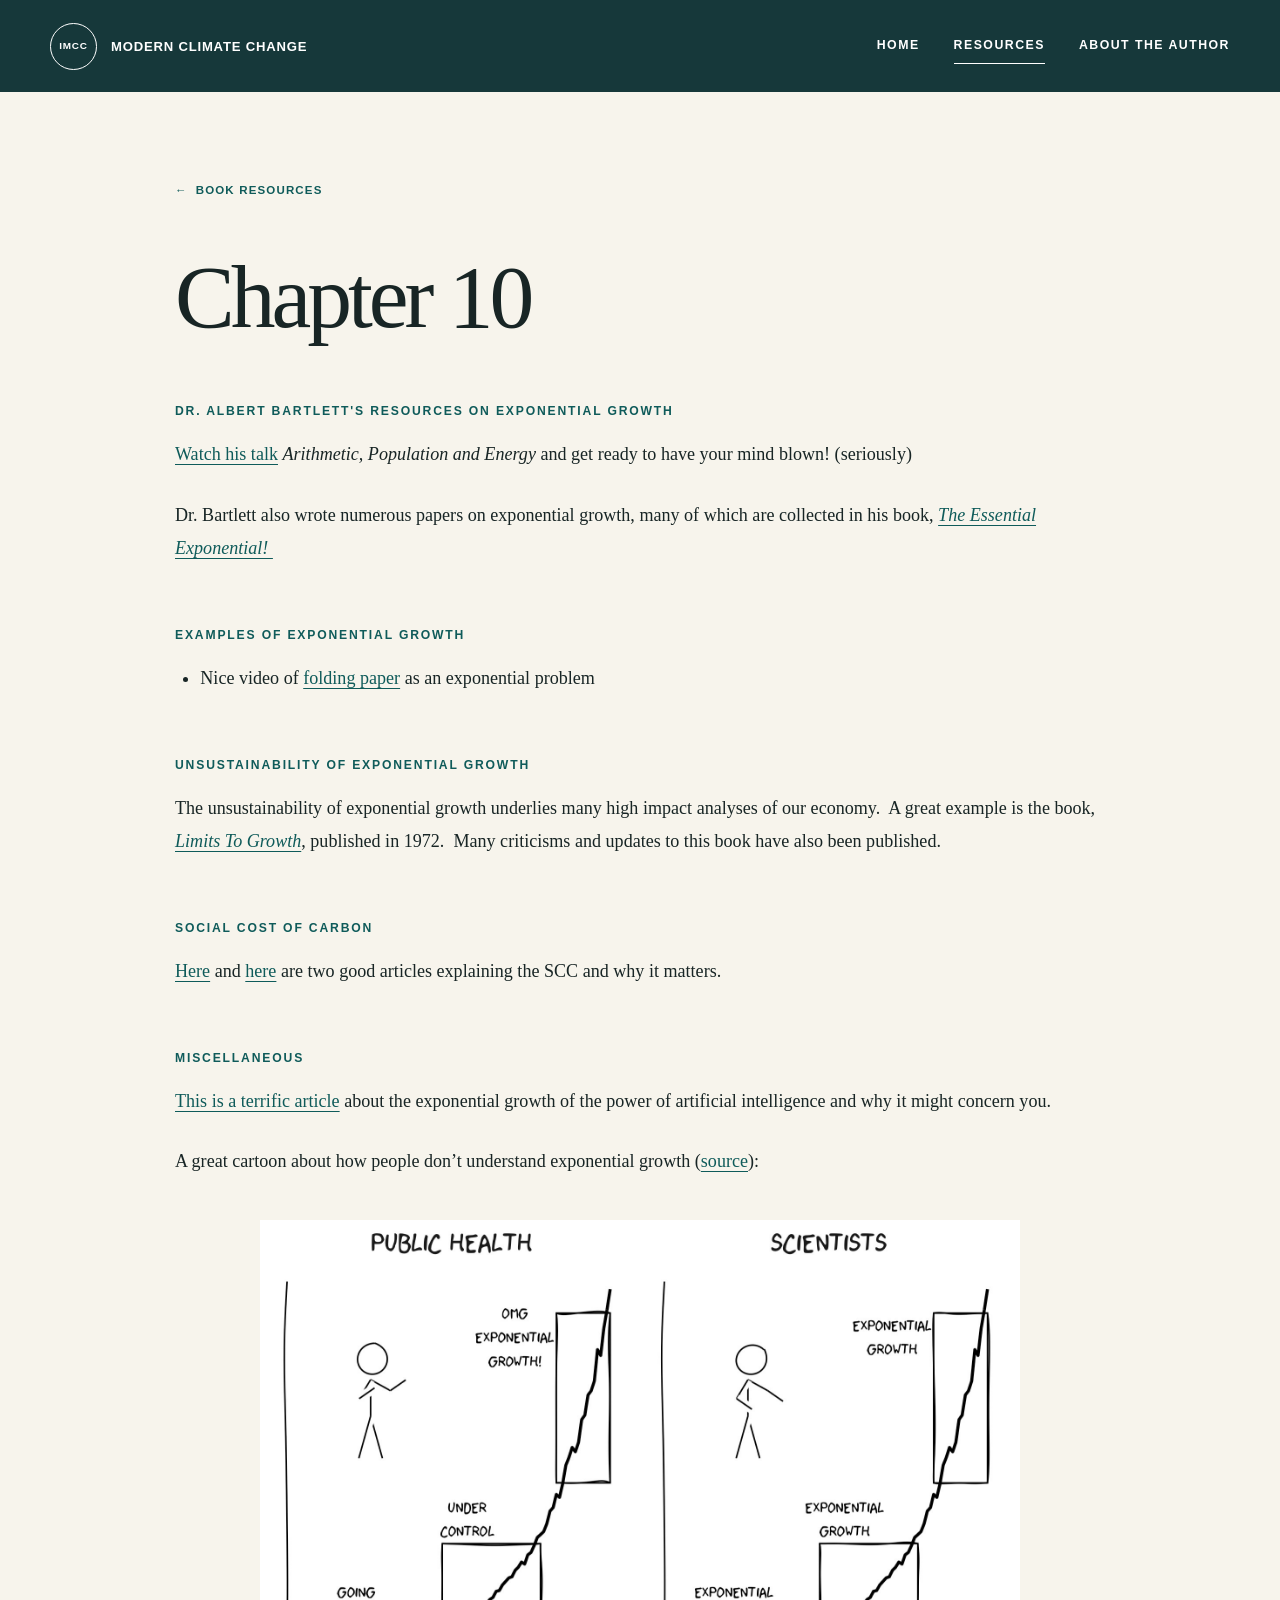
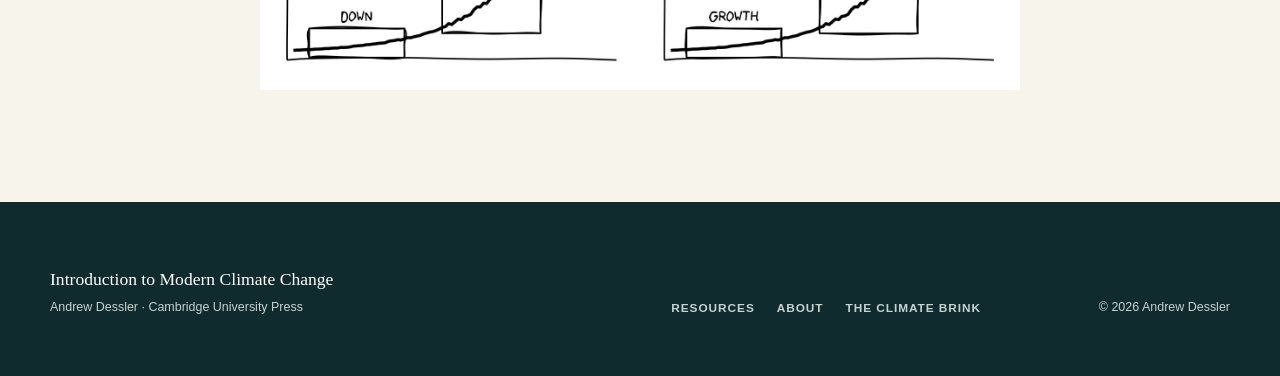
<file: chapter10.html>
<!doctype html>
<html lang="en">
  <head>
    <meta charset="utf-8">
    <meta name="viewport" content="width=device-width, initial-scale=1">
    <meta name="theme-color" content="#16383a">
    <title>Chapter10 —</title>
    <link rel="stylesheet" href="assets/styles.css">
    <script src="assets/site.js" defer></script>
  </head>
  <body>
    <a class="skip-link" href="#main">Skip to content</a>
    <header class="site-header site-header--solid" data-header>
      <a class="wordmark" href="index.html" aria-label="Introduction to Modern Climate Change home"><span class="wordmark__mark" aria-hidden="true">IMCC</span><span class="wordmark__text">Modern Climate Change</span></a>
      <button class="nav-toggle" type="button" aria-expanded="false" aria-controls="site-nav"><span class="sr-only">Open navigation</span><span></span><span></span><span></span></button>
      <nav class="site-nav" id="site-nav" aria-label="Primary navigation"><a href="index.html">Home</a><a aria-current="page" href="resources.html">Resources</a><a href="about.html">About the author</a></nav>
    </header>

    <main id="main">
      <section class="detail-section">
        <div class="wrap detail-layout">
          <a class="detail-back" href="resources.html"><span aria-hidden="true">←</span> Book resources</a>
          <article class="prose detail-prose">
            <h1>Chapter 10</h1><h3>Dr. Albert Bartlett's resources on exponential growth</h3><p><a href="https://www.albartlett.org/presentations/arithmetic_population_energy_video_full_length.html">Watch his talk</a>&nbsp;<em>Arithmetic, Population and Energy</em> and get ready to have your mind blown! (seriously)</p><p>Dr. Bartlett also wrote numerous papers on exponential growth, many of which are collected in his book, <a href="http://www.albartlett.org/books/essential_exponential.html"><em>The Essential Exponential!&nbsp;</em></a></p><h3>examples of exponential growth</h3><ul data-rte-list="default"><li><p>Nice video of <a href="https://www.youtube.com/watch?v=AmFMJC45f1Q" target="_blank">folding paper</a> as an exponential problem</p></li></ul><h3>Unsustainability of exponential growth</h3><p>The unsustainability of exponential growth underlies many high impact analyses of our economy. &nbsp;A great example is the book, <a href="http://www.amazon.com/Limits-Growth-Donella-H-Meadows/dp/0451057678/ref=sr_1_2?s=books&amp;ie=UTF8&amp;qid=1421333560&amp;sr=1-2&amp;keywords=limits+to+growth"><em>Limits To Growth</em></a>, published in 1972. &nbsp;Many criticisms and updates to this book have also been published.</p><h3>Social cost of carbon</h3><p><a href="https://grist.org/article/discount-rates-a-boring-thing-you-should-know-about-with-otters/" target="_blank">Here</a> and <a href="https://www.carbonbrief.org/qa-social-cost-carbon">here</a> are two good articles explaining the SCC and why it matters.</p><h3>miscellaneous</h3><p><a href="https://waitbutwhy.com/2015/01/artificial-intelligence-revolution-1.html" target="_blank">This is a terrific article</a> about the exponential growth of the power of artificial intelligence and why it might concern you.  </p><p>A great cartoon about how people don’t understand exponential growth (<a href="https://twitter.com/vb_jens/status/1372251931444350976?s=20">source</a>):</p><a class="source-image" href="https://twitter.com/vb_jens/status/1372251931444350976?s=20"><img src="expoGrowth.jpg" alt="Cartoon comparing public health and scientists reacting to exponential growth"></a>
          </article>
        </div>
      </section>
    </main>

    <footer class="site-footer">
      <div class="wrap site-footer__grid"><div><p class="site-footer__title">Introduction to Modern Climate Change</p><p>Andrew Dessler · Cambridge University Press</p></div><nav aria-label="Footer navigation"><a href="resources.html">Resources</a><a href="about.html">About</a><a href="https://theclimatebrink.substack.com">The Climate Brink</a></nav><p class="site-footer__meta">© <span data-year>2026</span> Andrew Dessler</p></div>
    </footer>
  </body>
</html>
</file>
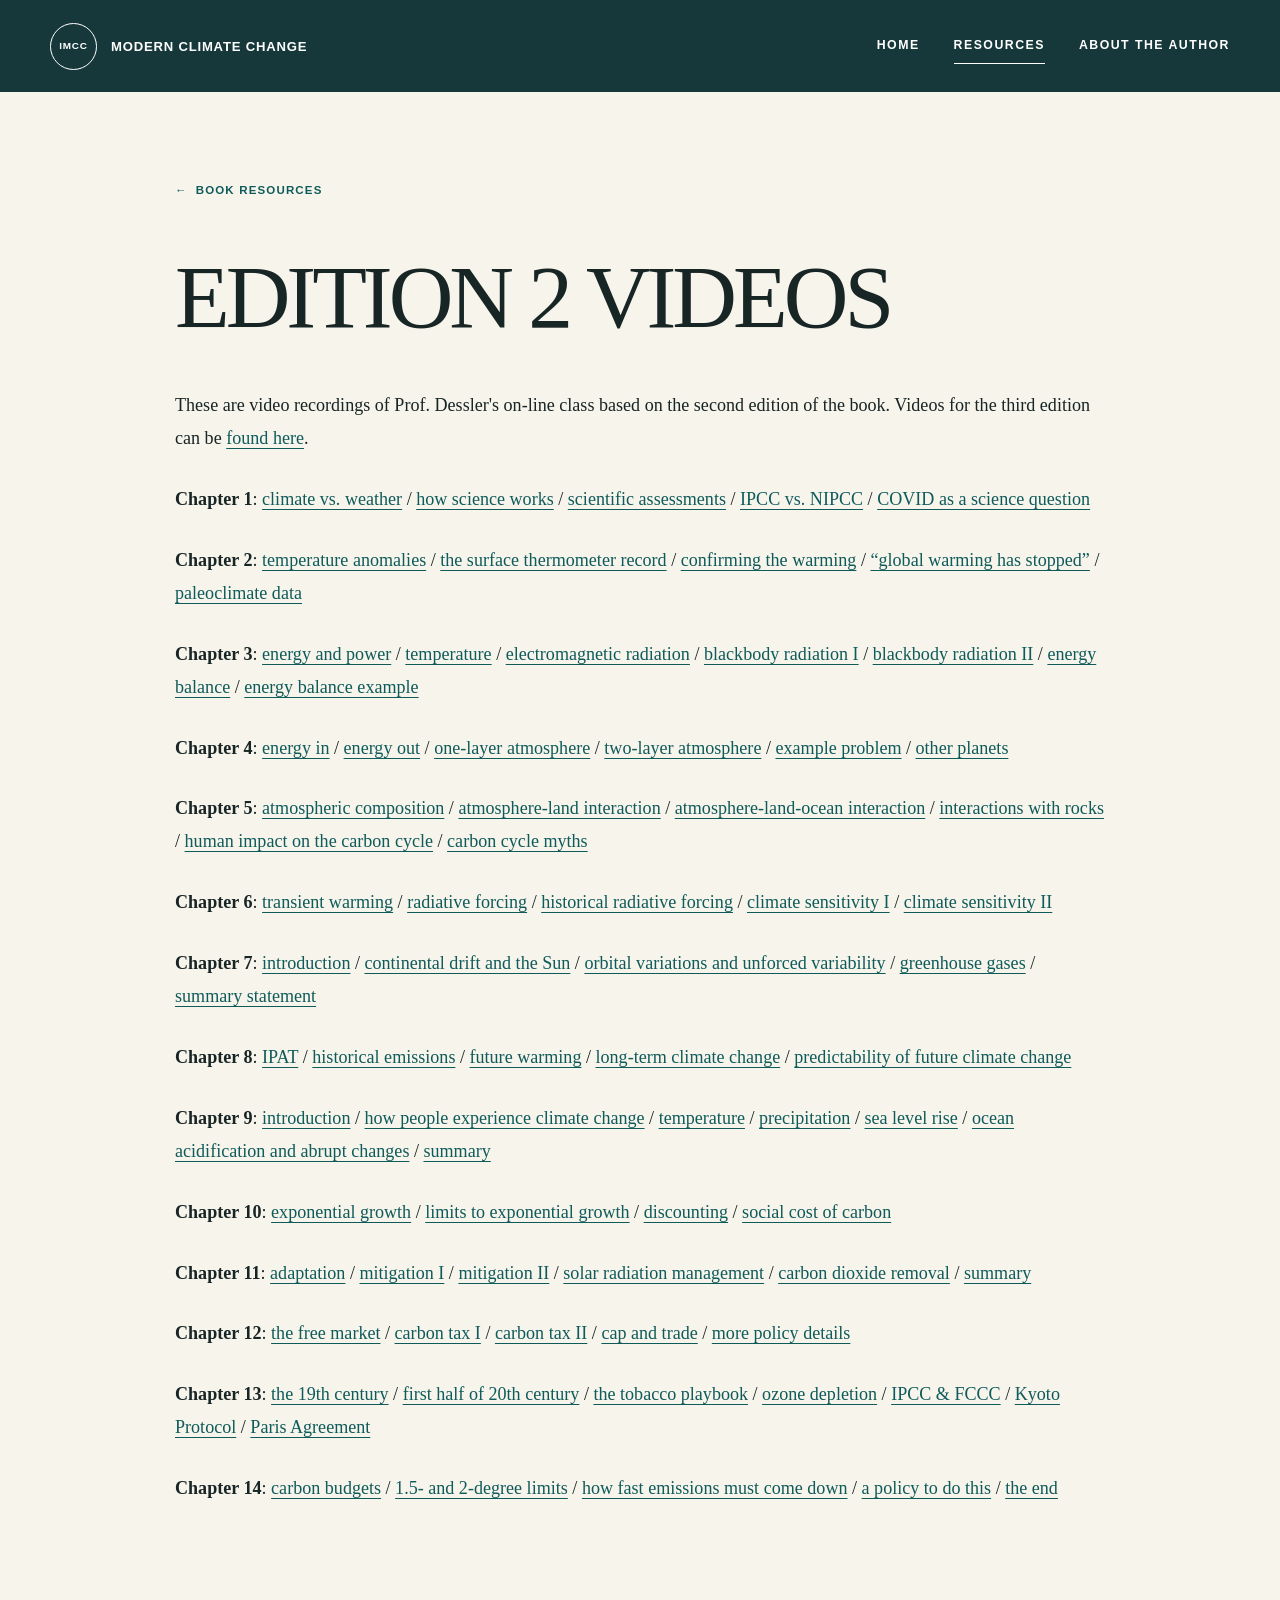
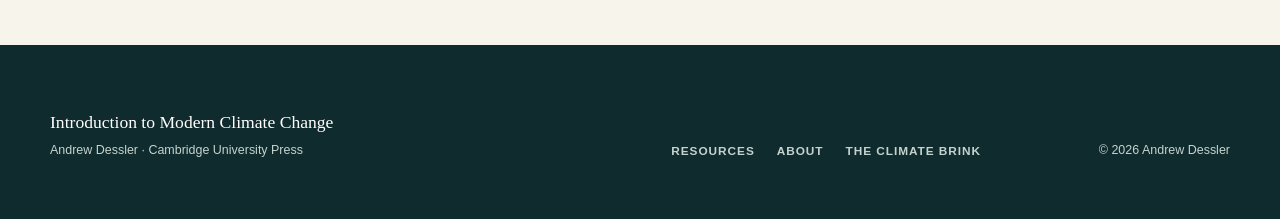
<file: edition-2-videos.html>
<!doctype html>
<html lang="en">
  <head>
    <meta charset="utf-8">
    <meta name="viewport" content="width=device-width, initial-scale=1">
    <meta name="theme-color" content="#16383a">
    <title>Edition 2 videos —</title>
    <link rel="stylesheet" href="assets/styles.css">
    <script src="assets/site.js" defer></script>
  </head>
  <body>
    <a class="skip-link" href="#main">Skip to content</a>
    <header class="site-header site-header--solid" data-header>
      <a class="wordmark" href="index.html" aria-label="Introduction to Modern Climate Change home"><span class="wordmark__mark" aria-hidden="true">IMCC</span><span class="wordmark__text">Modern Climate Change</span></a>
      <button class="nav-toggle" type="button" aria-expanded="false" aria-controls="site-nav"><span class="sr-only">Open navigation</span><span></span><span></span><span></span></button>
      <nav class="site-nav" id="site-nav" aria-label="Primary navigation"><a href="index.html">Home</a><a aria-current="page" href="resources.html">Resources</a><a href="about.html">About the author</a></nav>
    </header>

    <main id="main">
      <section class="detail-section">
        <div class="wrap detail-layout">
          <a class="detail-back" href="resources.html"><span aria-hidden="true">←</span> Book resources</a>
          <article class="prose detail-prose">
            <h1>EDITION 2 VIDEOS</h1><p>These are video recordings of Prof. Dessler's on-line class based on the second edition of the book.  Videos for the third edition can be <a href="edition-3-videos.html">found here</a>.</p><p><strong>Chapter 1</strong>: <a href="https://youtu.be/g2rHGvPCl_U" target="_blank">climate vs. weather</a> / <a href="https://youtu.be/Icra4GqcwPA" target="_blank">how science works</a> / <a href="https://youtu.be/RLIEMWtWhHw" target="_blank">scientific assessments</a> / <a href="https://youtu.be/7CIrDx0wuEM" target="_blank">IPCC vs. NIPCC</a> / <a href="https://youtu.be/JQxhlN3fnQ4" target="_blank">COVID as a science question</a></p><p><strong>Chapter 2</strong>: <a href="https://youtu.be/Ns3zA41t_Bg">temperature anomalies</a> / <a href="https://youtu.be/gdnoDmtrE_4">the surface thermometer record</a> / <a href="https://youtu.be/LlnkG6z4YMM">confirming the warming</a> / <a href="https://youtu.be/SVBVhVoHn7g">“global warming has stopped”</a> / <a href="https://youtu.be/i3NdrTw7DIU">paleoclimate data</a></p><p><strong>Chapter 3</strong>: <a href="https://youtu.be/PVBWXWV90yM">energy and power</a> / <a href="https://youtu.be/_fBZa6diD48">temperature</a> / <a href="https://youtu.be/kJKtCW-o61o">electromagnetic radiation</a> / <a href="https://youtu.be/lEOUtA1JYCM">blackbody radiation I</a> / <a href="https://youtu.be/nUkqnTBMIU4">blackbody radiation II</a> / <a href="https://youtu.be/TeurDR5JmYo">energy balance</a> / <a href="https://youtu.be/_TbkIA4ZHuE">energy balance example</a></p><p><strong>Chapter 4</strong>: <a href="https://youtu.be/wd4yKjsmAAE">energy in</a> / <a href="https://youtu.be/9pWqx1hMwkk">energy out</a> / <a href="https://youtu.be/rKReGoGfU4U">one-layer atmosphere</a> / <a href="https://youtu.be/uTYglaRbBWE">two-layer atmosphere</a> / <a href="https://youtu.be/i1kukYeT2gU">example problem</a> / <a href="https://youtu.be/-rxiHM4oOs8">other planets</a></p><p><strong>Chapter 5</strong>: <a href="https://youtu.be/dAjtNaejEpQ">atmospheric composition</a> / <a href="https://youtu.be/OYBho0MW9LA">atmosphere-land interaction</a> / <a href="https://youtu.be/rYiAFyYNllM">atmosphere-land-ocean interaction</a> / <a href="https://youtu.be/ztqi12W1QtA">interactions with rocks</a> / <a href="https://youtu.be/mKRFVRj7bO4">human impact on the carbon cycle</a> / <a href="https://youtu.be/EOyDIed23OQ">carbon cycle myths</a></p><p><strong>Chapter 6</strong>: <a href="https://youtu.be/JENFq8hur-M">transient warming</a> / <a href="https://youtu.be/9MS_lY5cyiQ">radiative forcing</a> / <a href="https://youtu.be/N_fS8eAiAJE">historical radiative forcing</a> / <a href="https://youtu.be/ogVYTdENuT8">climate sensitivity I</a> / <a href="https://youtu.be/aLZIs-Aovb0">climate sensitivity II </a></p><p><strong>Chapter 7</strong>: <a href="https://youtu.be/xgYP8oNgYfw">introduction</a> / <a href="https://youtu.be/_sspEwXRYYI">continental drift and the Sun</a> / <a href="https://youtu.be/2uYEpbriv8E">orbital variations and unforced variability</a> / <a href="https://youtu.be/3Zjp8DEcse4">greenhouse gases</a> / <a href="https://youtu.be/zImeh-p-nD4">summary statement</a></p><p><strong>Chapter 8</strong>: <a href="https://youtu.be/xLdK_Yefv_o">IPAT</a> / <a href="https://youtu.be/D4olMWYP-kI">historical emissions</a> / <a href="https://youtu.be/eqyi3R5HsjA">future warming</a> / <a href="https://youtu.be/H_iWRUf27Yw">long-term climate change</a> / <a href="https://youtu.be/ssZnwkjz3uk">predictability of future climate change</a></p><p><strong>Chapter 9</strong>: <a href="https://youtu.be/ud8HT_N9GCI">introduction</a> / <a href="https://youtu.be/813yAmEWxpA">how people experience climate change</a> / <a href="https://youtu.be/PhBtoA2IayY">temperature</a> / <a href="https://youtu.be/CdELYABUUqE">precipitation</a> / <a href="https://youtu.be/0VQ1giI_WmM">sea level rise</a> / <a href="https://youtu.be/nkN3luCbKDI">ocean acidification and abrupt changes</a> / <a href="https://youtu.be/_UBxghfvCjQ">summary</a></p><p><strong>Chapter 10</strong>: <a href="https://youtu.be/An9NuNO9pFI">exponential growth</a> / <a href="https://youtu.be/v_Q7mxx24Q4">limits to exponential growth</a> / <a href="https://youtu.be/dQScR7_PO-0">discounting</a> / <a href="https://youtu.be/T24HjpUQlHU">social cost of carbon</a></p><p><strong>Chapter 11</strong>: <a href="https://youtu.be/VcND6bCLP2g">adaptation</a> / <a href="https://youtu.be/K66gMxnGW7k">mitigation I</a> / <a href="https://youtu.be/GGNb5XHvVNI">mitigation II</a> / <a href="https://youtu.be/ufwFE8Z4a5s">solar radiation management</a> / <a href="https://youtu.be/moUGRqNjATc">carbon dioxide removal</a> / <a href="https://youtu.be/568yZ8kuzgg">summary</a></p><p><strong>Chapter 12</strong>: <a href="https://youtu.be/zEMc2cOfNss">the free market</a> / <a href="https://youtu.be/rOFpbgSKU-0">carbon tax I</a> / <a href="https://youtu.be/UDgv3J-4PRA">carbon tax II</a> / <a href="https://youtu.be/qKBkCliyqZs">cap and trade</a> / <a href="https://youtu.be/zX1a3hgvOxw">more policy details</a></p><p><strong>Chapter 13</strong>: <a href="https://youtu.be/c_F05TV2BTs">the 19th century</a> / <a href="https://youtu.be/XQjVetWfETk">first half of 20th century</a> / <a href="https://youtu.be/UMXhmhBjCS0">the tobacco playbook</a> / <a href="https://youtu.be/AjRV0G04CiE">ozone depletion</a> / <a href="https://youtu.be/TIVQUhT6DR0">IPCC &amp; FCCC</a> / <a href="https://youtu.be/_AGUkBr5LZs">Kyoto Protocol</a> / <a href="https://youtu.be/OiAL9wP2VQw">Paris Agreement</a></p><p><strong>Chapter 14</strong>: <a href="https://youtu.be/xu4rnDSHLLQ">carbon budgets</a> / <a href="https://youtu.be/Ulz4R-9MMys">1.5- and 2-degree limits</a> / <a href="https://youtu.be/AUAJYcSW-2g">how fast emissions must come down</a> / <a href="https://youtu.be/yFg1QAr1xqE">a policy to do this</a> / <a href="https://youtu.be/_caQqlPaESI">the end</a></p>
          </article>
        </div>
      </section>
    </main>

    <footer class="site-footer">
      <div class="wrap site-footer__grid"><div><p class="site-footer__title">Introduction to Modern Climate Change</p><p>Andrew Dessler · Cambridge University Press</p></div><nav aria-label="Footer navigation"><a href="resources.html">Resources</a><a href="about.html">About</a><a href="https://theclimatebrink.substack.com">The Climate Brink</a></nav><p class="site-footer__meta">© <span data-year>2026</span> Andrew Dessler</p></div>
    </footer>
  </body>
</html>
</file>
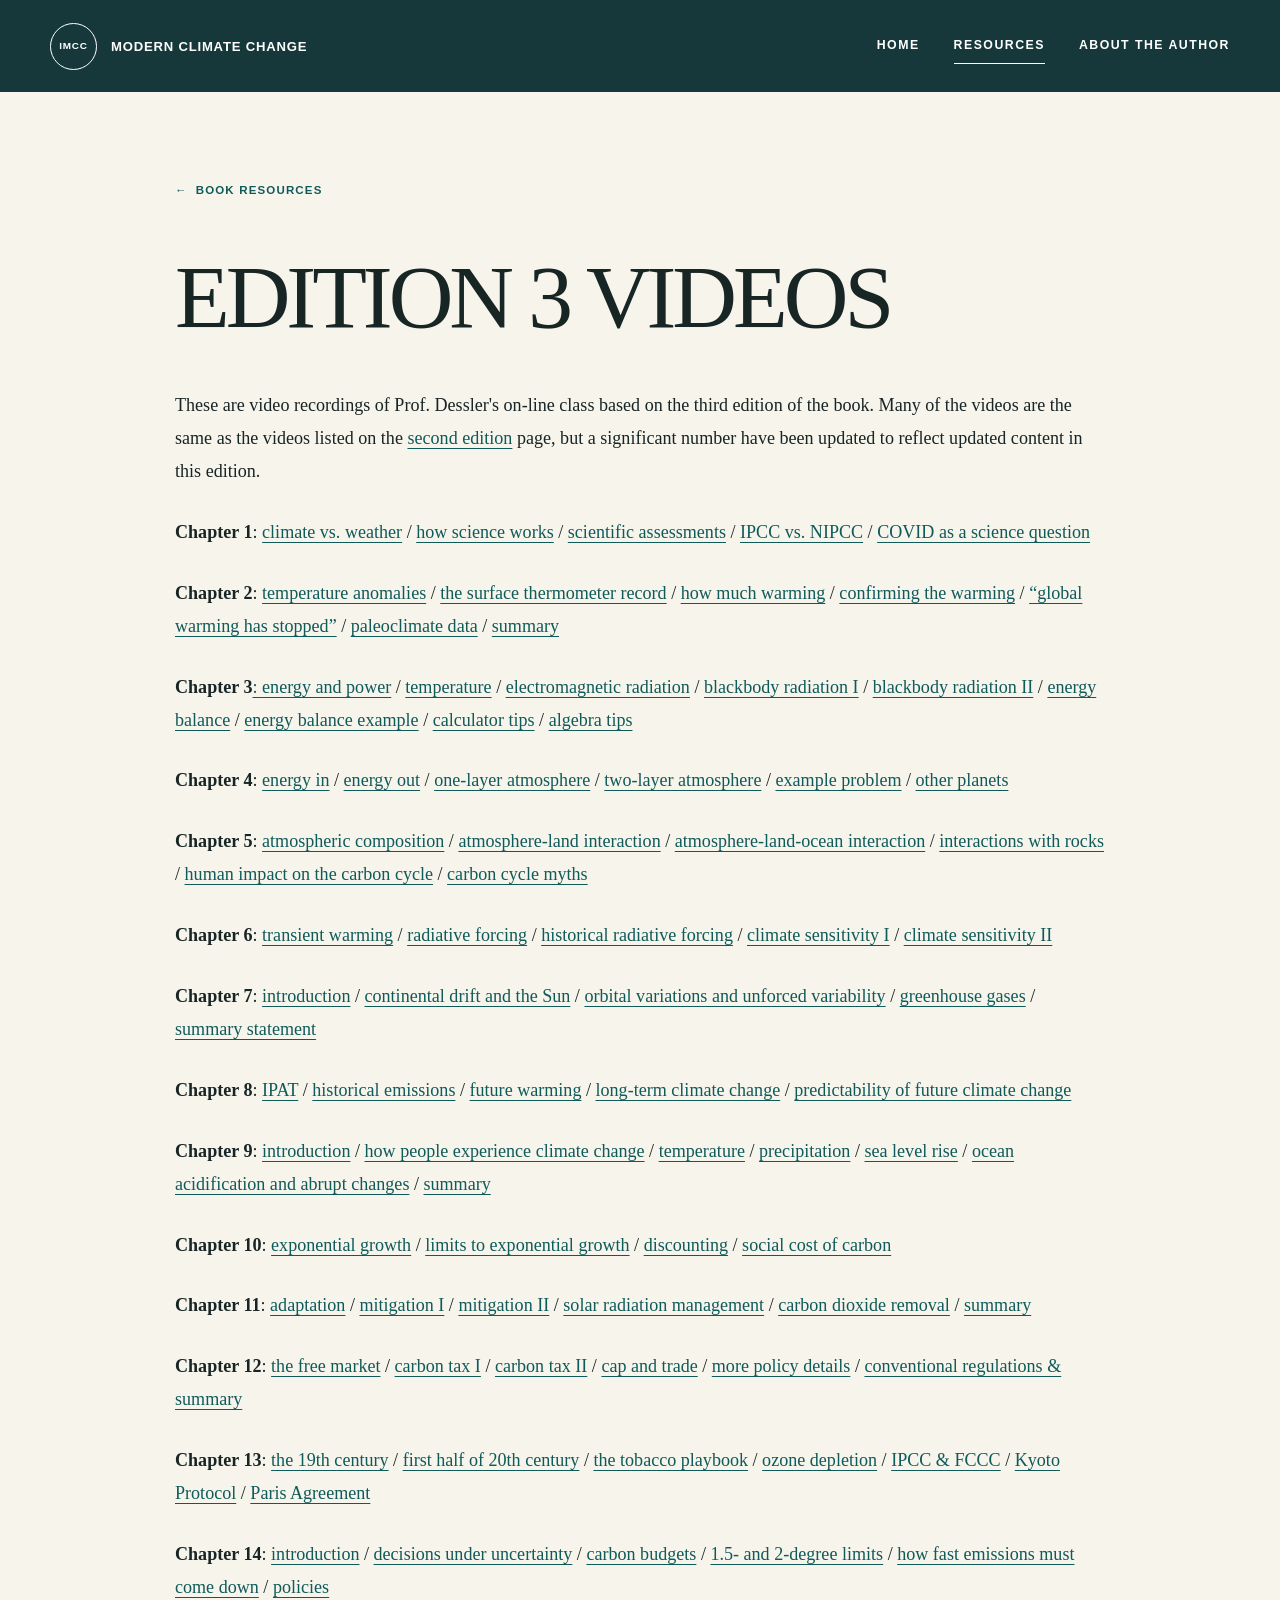
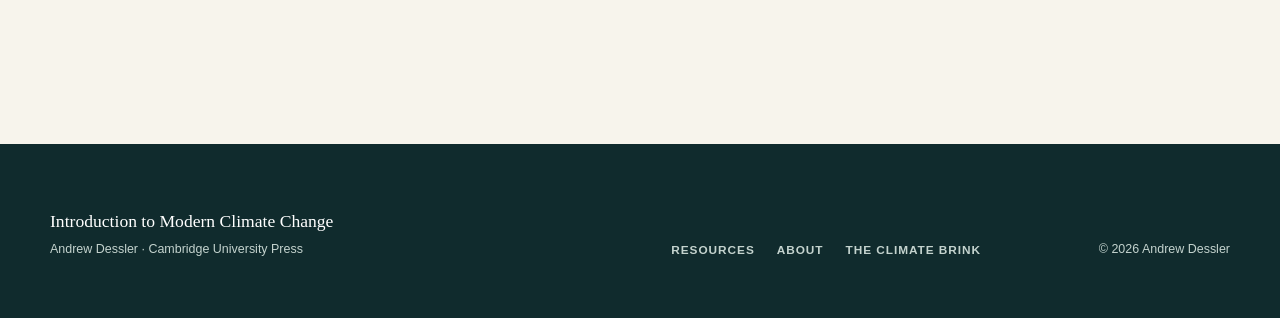
<file: edition-3-videos.html>
<!doctype html>
<html lang="en">
  <head>
    <meta charset="utf-8">
    <meta name="viewport" content="width=device-width, initial-scale=1">
    <meta name="theme-color" content="#16383a">
    <title>Edition 3 videos —</title>
    <link rel="stylesheet" href="assets/styles.css">
    <script src="assets/site.js" defer></script>
  </head>
  <body>
    <a class="skip-link" href="#main">Skip to content</a>
    <header class="site-header site-header--solid" data-header>
      <a class="wordmark" href="index.html" aria-label="Introduction to Modern Climate Change home"><span class="wordmark__mark" aria-hidden="true">IMCC</span><span class="wordmark__text">Modern Climate Change</span></a>
      <button class="nav-toggle" type="button" aria-expanded="false" aria-controls="site-nav"><span class="sr-only">Open navigation</span><span></span><span></span><span></span></button>
      <nav class="site-nav" id="site-nav" aria-label="Primary navigation"><a href="index.html">Home</a><a aria-current="page" href="resources.html">Resources</a><a href="about.html">About the author</a></nav>
    </header>

    <main id="main">
      <section class="detail-section">
        <div class="wrap detail-layout">
          <a class="detail-back" href="resources.html"><span aria-hidden="true">←</span> Book resources</a>
          <article class="prose detail-prose">
            <h1>EDITION 3 VIDEOS</h1><p>These are video recordings of Prof. Dessler's on-line class based on the third edition of the book.  Many of the videos are the same as the videos listed on the <a href="edition-2-videos.html">second edition</a> page, but a significant number have been updated to reflect updated content in this edition.</p><p><strong>Chapter 1</strong>: <a href="https://youtu.be/g2rHGvPCl_U" target="_blank">climate vs. weather</a> / <a href="https://youtu.be/Icra4GqcwPA" target="_blank">how science works</a> / <a href="https://youtu.be/RLIEMWtWhHw" target="_blank">scientific assessments</a> / <a href="https://youtu.be/7CIrDx0wuEM" target="_blank">IPCC vs. NIPCC</a> / <a href="https://youtu.be/JQxhlN3fnQ4" target="_blank">COVID as a science question</a></p><p><strong>Chapter 2</strong>: <a href="https://youtu.be/Ns3zA41t_Bg">temperature anomalies</a> / <a href="https://youtu.be/hW6vy0aTDRQ?si=K5XmT6gB_CRCx0uT" target="_blank">the surface thermometer record</a> / <a href="https://youtu.be/cRPwACy4Su0?si=LluL0r5na-oOYRCB" target="_blank">how much warming</a> / <a href="https://youtu.be/LlnkG6z4YMM">confirming the warming</a> / <a href="https://youtu.be/SVBVhVoHn7g">“global warming has stopped”</a> / <a href="https://youtu.be/5vdxCYgFoUA">paleoclimate data</a> / <a href="https://youtu.be/leCVqRp4z-M?si=e0A0NLFvLUd43EhT">summary</a></p><p><strong>Chapter 3</strong><a href="https://youtu.be/5vdxCYgFoUA" target="_blank">: </a><a href="https://youtu.be/PVBWXWV90yM">energy and power</a> / <a href="https://youtu.be/_fBZa6diD48">temperature</a> / <a href="https://youtu.be/kJKtCW-o61o">electromagnetic radiation</a> / <a href="https://youtu.be/lEOUtA1JYCM">blackbody radiation I</a> / <a href="https://youtu.be/nUkqnTBMIU4">blackbody radiation II</a> / <a href="https://youtu.be/TeurDR5JmYo">energy balance</a> / <a href="https://youtu.be/_TbkIA4ZHuE">energy balance example</a> / <a href="https://youtu.be/cJtWMMQKkfM" target="_blank">calculator tips</a> / <a href="https://youtu.be/UMlavZ2rDtw" target="_blank">algebra tips</a></p><p><strong>Chapter 4</strong>: <a href="https://youtu.be/wd4yKjsmAAE">energy in</a> / <a href="https://youtu.be/9pWqx1hMwkk">energy out</a> / <a href="https://youtu.be/rKReGoGfU4U">one-layer atmosphere</a> / <a href="https://youtu.be/uTYglaRbBWE">two-layer atmosphere</a> / <a href="https://youtu.be/i1kukYeT2gU">example problem</a> / <a href="https://youtu.be/-rxiHM4oOs8">other planets</a></p><p><strong>Chapter 5</strong>: <a href="https://youtu.be/SLNPA6h6XH4">atmospheric composition</a> / <a href="https://youtu.be/OYBho0MW9LA">atmosphere-land interaction</a> / <a href="https://youtu.be/rYiAFyYNllM">atmosphere-land-ocean interaction</a> / <a href="https://youtu.be/ztqi12W1QtA">interactions with rocks</a> / <a href="https://youtu.be/mKRFVRj7bO4">human impact on the carbon cycle</a> / <a href="https://youtu.be/EOyDIed23OQ">carbon cycle myths</a></p><p><strong>Chapter 6</strong>: <a href="https://youtu.be/OD2bHC13aYI">transient warming</a> / <a href="https://youtu.be/9MS_lY5cyiQ">radiative forcing</a> / <a href="https://youtu.be/v72ESAYYCyA">historical radiative forcing</a> / <a href="https://youtu.be/f7vt0c9eYYw">climate sensitivity I</a> / <a href="https://youtu.be/aLZIs-Aovb0">climate sensitivity II </a></p><p><strong>Chapter 7</strong>: <a href="https://youtu.be/xgYP8oNgYfw">introduction</a> / <a href="https://youtu.be/_sspEwXRYYI">continental drift and the Sun</a> / <a href="https://youtu.be/2uYEpbriv8E">orbital variations and unforced variability</a> / <a href="https://youtu.be/3Zjp8DEcse4">greenhouse gases</a> / <a href="https://youtu.be/m8s0aar_xBk">summary statement</a></p><p><strong>Chapter 8</strong>: <a href="https://youtu.be/xLdK_Yefv_o">IPAT</a> / <a href="https://youtu.be/DheRiMJWX5o">historical emissions</a> / <a href="https://youtu.be/CFydzHOzN2Q" target="_blank">future warming</a> / <a href="https://youtu.be/cY44bNr3MVM">long-term climate change</a> / <a href="https://youtu.be/ssZnwkjz3uk">predictability of future climate change</a></p><p><strong>Chapter 9</strong>: <a href="https://youtu.be/Lnfv2UANmVs?si=7w-zVXjJ27R3c3AE">introduction</a> / <a href="https://youtu.be/813yAmEWxpA">how people experience climate change</a> / <a href="https://youtu.be/mxBFe38qSzw">temperature</a> / <a href="https://youtu.be/CdELYABUUqE">precipitation</a> / <a href="https://youtu.be/0VQ1giI_WmM">sea level rise</a> / <a href="https://youtu.be/nkN3luCbKDI">ocean acidification and abrupt changes</a> / <a href="https://youtu.be/_UBxghfvCjQ">summary</a></p><p><strong>Chapter 10</strong>: <a href="https://youtu.be/An9NuNO9pFI">exponential growth</a> / <a href="https://youtu.be/VFRbe22AGT4">limits to exponential growth</a> / <a href="https://youtu.be/dQScR7_PO-0">discounting</a> / <a href="https://youtu.be/T24HjpUQlHU">social cost of carbon</a></p><p><strong>Chapter 11</strong>: <a href="https://youtu.be/U1saQvPmL4M">adaptation</a> / <a href="https://youtu.be/K66gMxnGW7k">mitigation I</a> / <a href="https://youtu.be/GGNb5XHvVNI">mitigation II</a> / <a href="https://youtu.be/ufwFE8Z4a5s">solar radiation management</a> / <a href="https://youtu.be/moUGRqNjATc">carbon dioxide removal</a> / <a href="https://youtu.be/568yZ8kuzgg">summary</a></p><p><strong>Chapter 12</strong>: <a href="https://youtu.be/zEMc2cOfNss">the free market</a> / <a href="https://youtu.be/rOFpbgSKU-0">carbon tax I</a> / <a href="https://youtu.be/UDgv3J-4PRA">carbon tax II</a> / <a href="https://youtu.be/qKBkCliyqZs">cap and trade</a> / <a href="https://youtu.be/zX1a3hgvOxw">more policy details</a> / <a href="https://youtu.be/j6aMLr37qBU">conventional regulations &amp; summary</a></p><p><strong>Chapter 13</strong>: <a href="https://youtu.be/c_F05TV2BTs">the 19th century</a> / <a href="https://youtu.be/XQjVetWfETk">first half of 20th century</a> / <a href="https://youtu.be/UMXhmhBjCS0">the tobacco playbook</a> / <a href="https://youtu.be/AjRV0G04CiE">ozone depletion</a> / <a href="https://youtu.be/TIVQUhT6DR0">IPCC &amp; FCCC</a> / <a href="https://youtu.be/_AGUkBr5LZs">Kyoto Protocol</a> / <a href="https://youtu.be/YWI0ccMtM-g">Paris Agreement</a></p><p><strong>Chapter 14</strong>: <a href="https://youtu.be/cFseuSsDN90">introduction</a> / <a href="https://youtu.be/W7ypIjHrIF0">decisions under uncertainty</a> / <a href="https://youtu.be/QnMsHx0u6sc">carbon budgets</a> / <a href="https://youtu.be/2Bmr6Stksr8">1.5- and 2-degree limits</a> / <a href="https://youtu.be/4VWb1-iERq8">how fast emissions must come down</a> / <a href="https://youtu.be/LH269Vpi94M">policies</a></p>
          </article>
        </div>
      </section>
    </main>

    <footer class="site-footer">
      <div class="wrap site-footer__grid"><div><p class="site-footer__title">Introduction to Modern Climate Change</p><p>Andrew Dessler · Cambridge University Press</p></div><nav aria-label="Footer navigation"><a href="resources.html">Resources</a><a href="about.html">About</a><a href="https://theclimatebrink.substack.com">The Climate Brink</a></nav><p class="site-footer__meta">© <span data-year>2026</span> Andrew Dessler</p></div>
    </footer>
  </body>
</html>
</file>
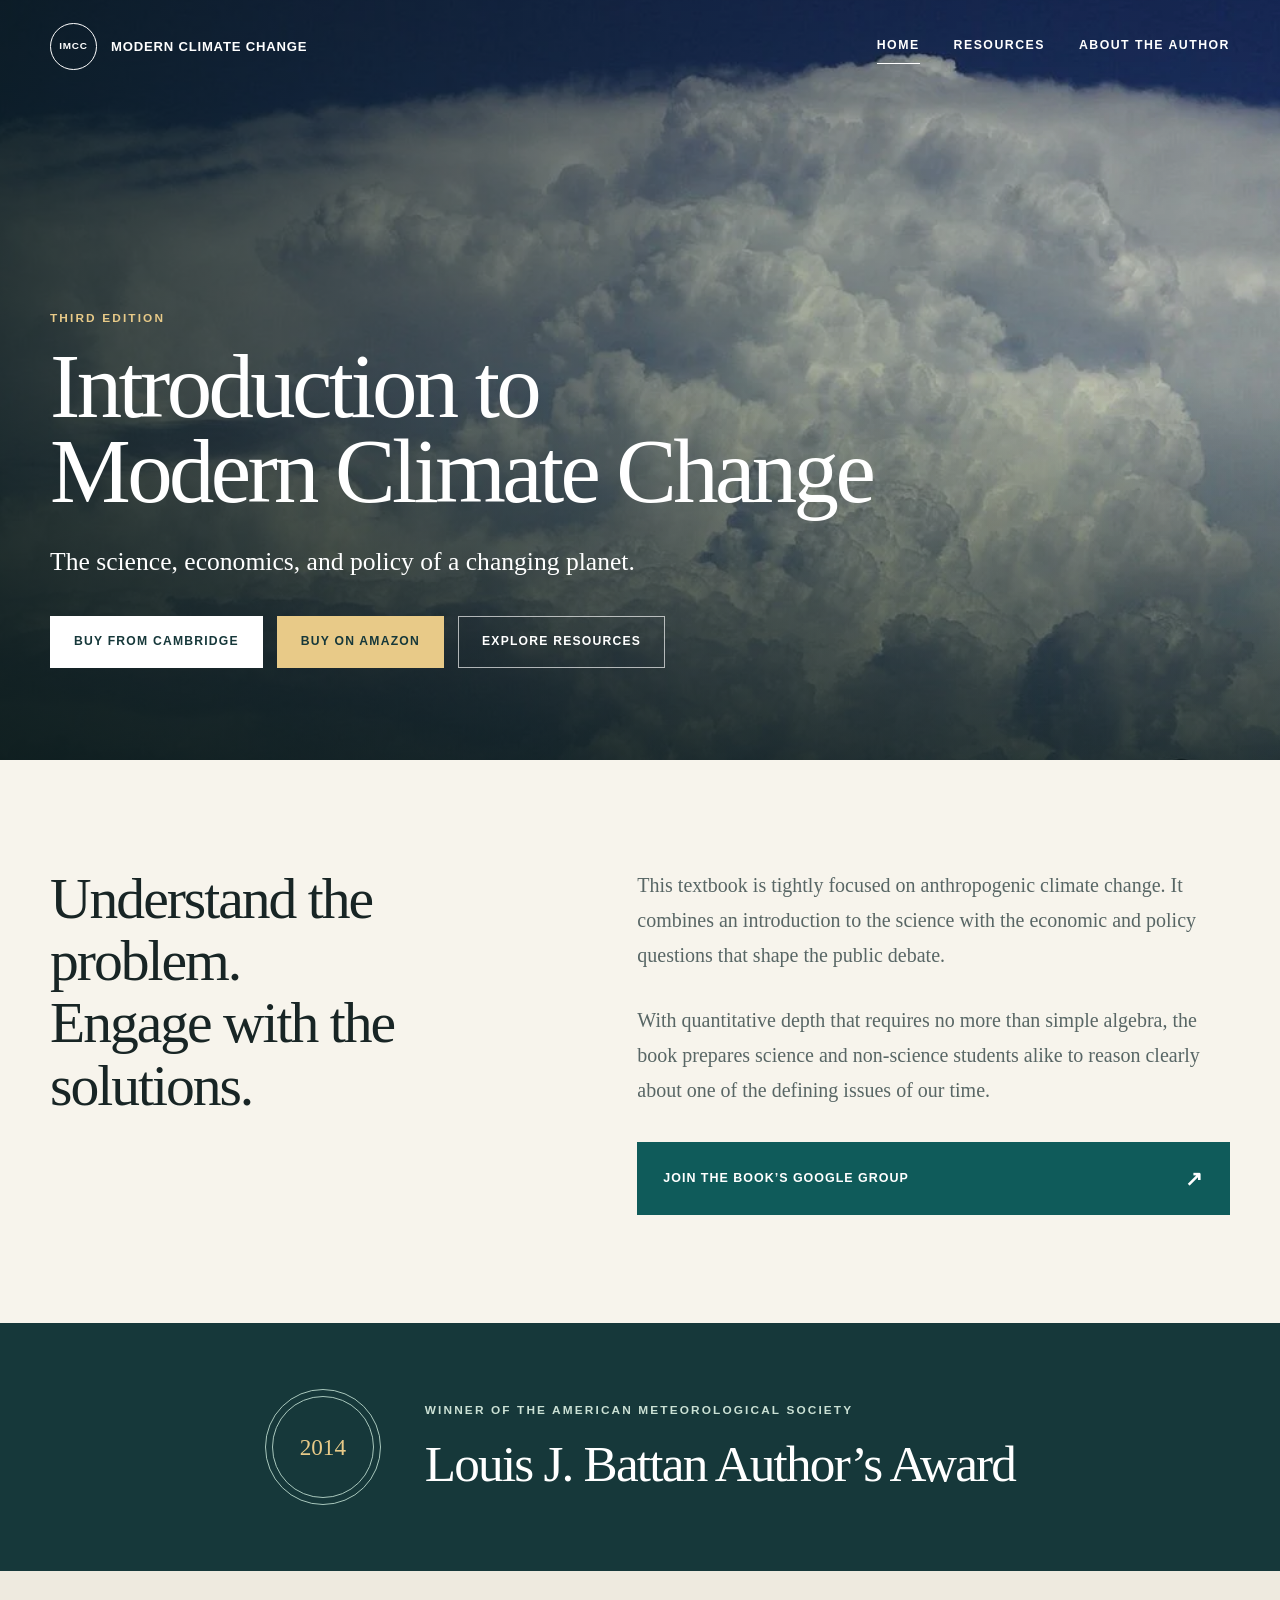
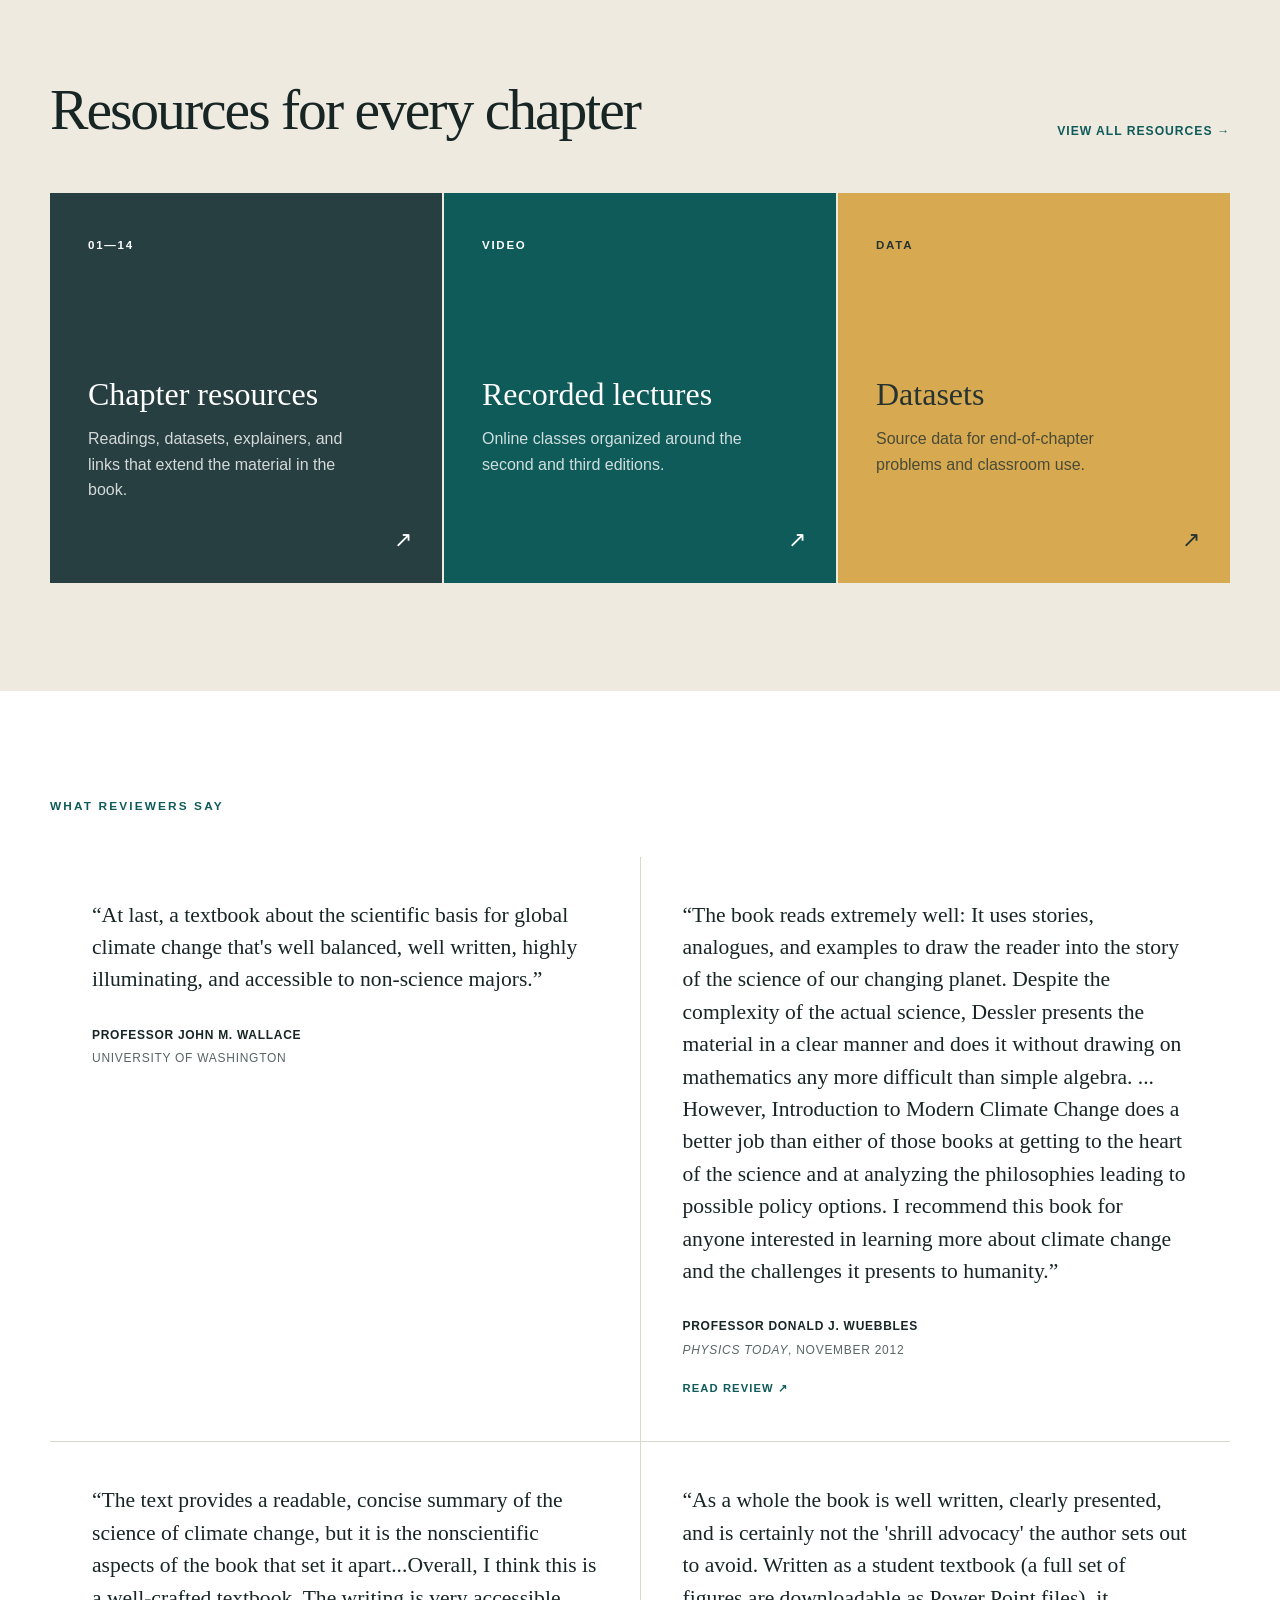
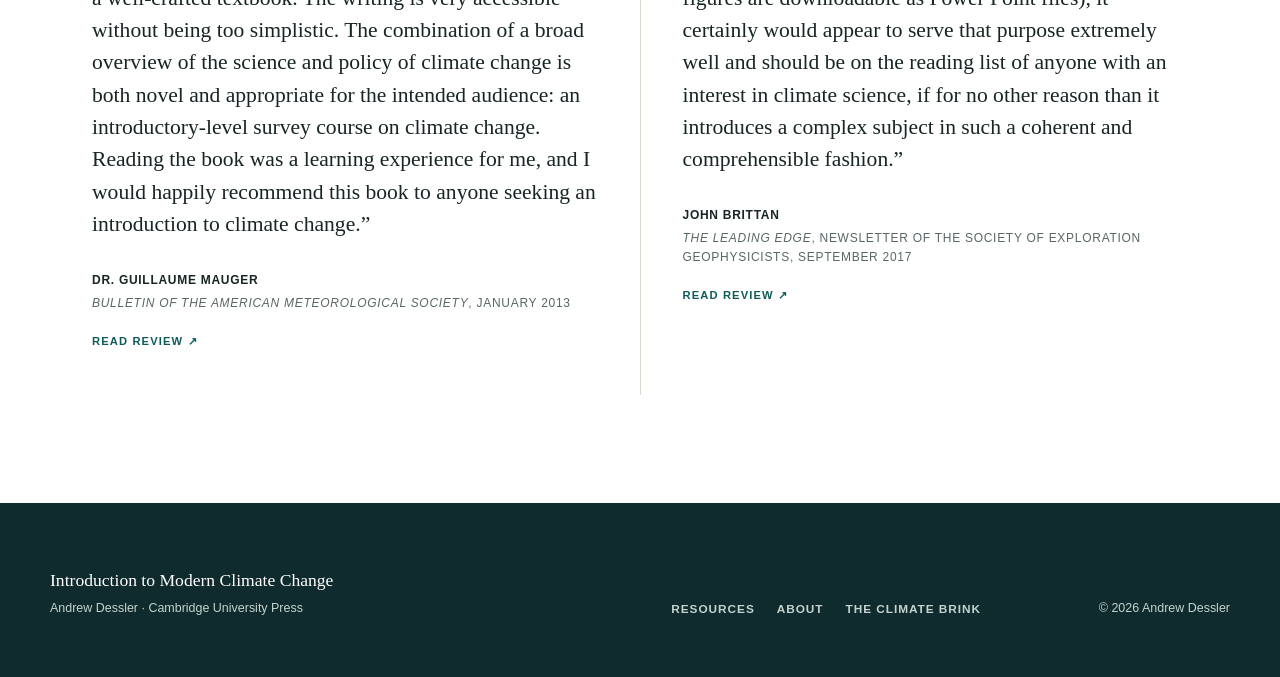
<file: landing.html>
<!doctype html>
<html lang="en">
  <head>
    <meta charset="utf-8">
    <meta name="viewport" content="width=device-width, initial-scale=1">
    <meta http-equiv="refresh" content="0; url=index.html">
    <link rel="canonical" href="index.html">
    <title>Redirecting to the homepage</title>
  </head>
  <body>
    <p>This page has moved to the <a href="index.html">homepage</a>.</p>
  </body>
</html>
</file>
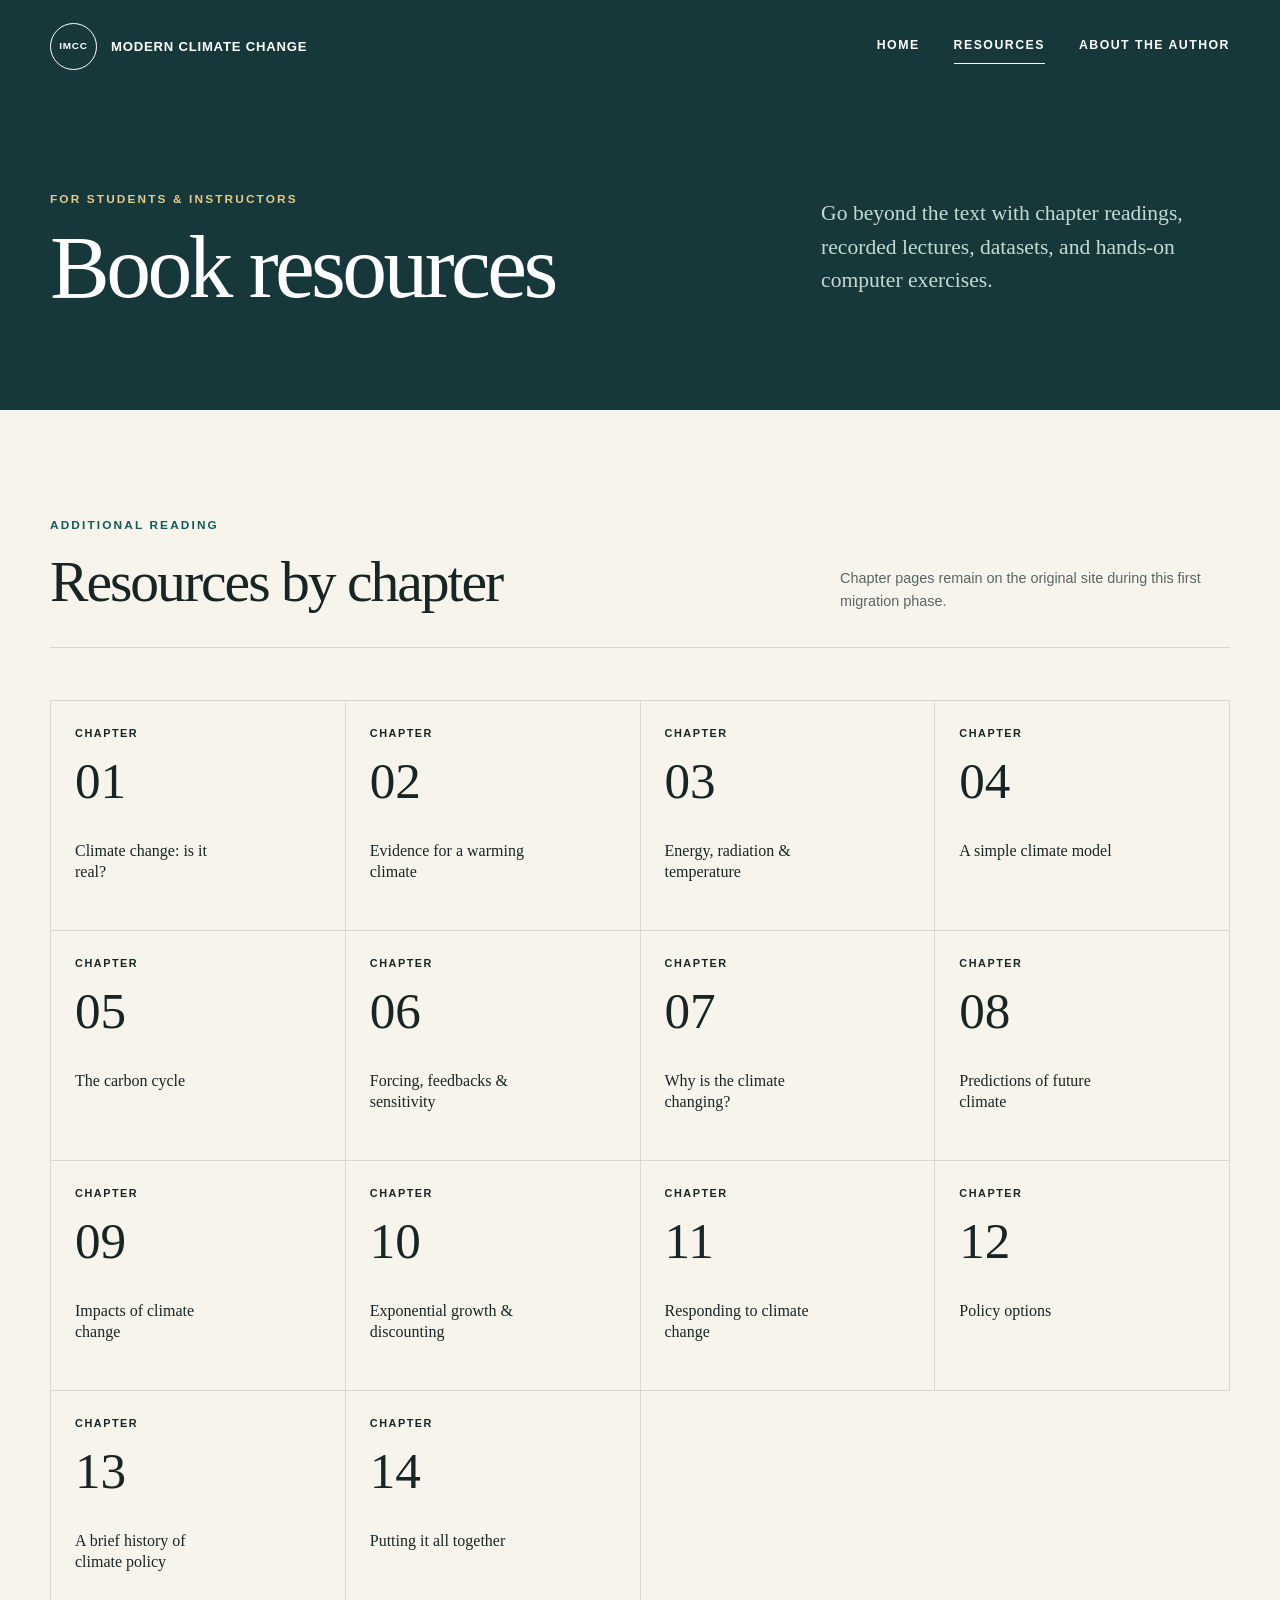
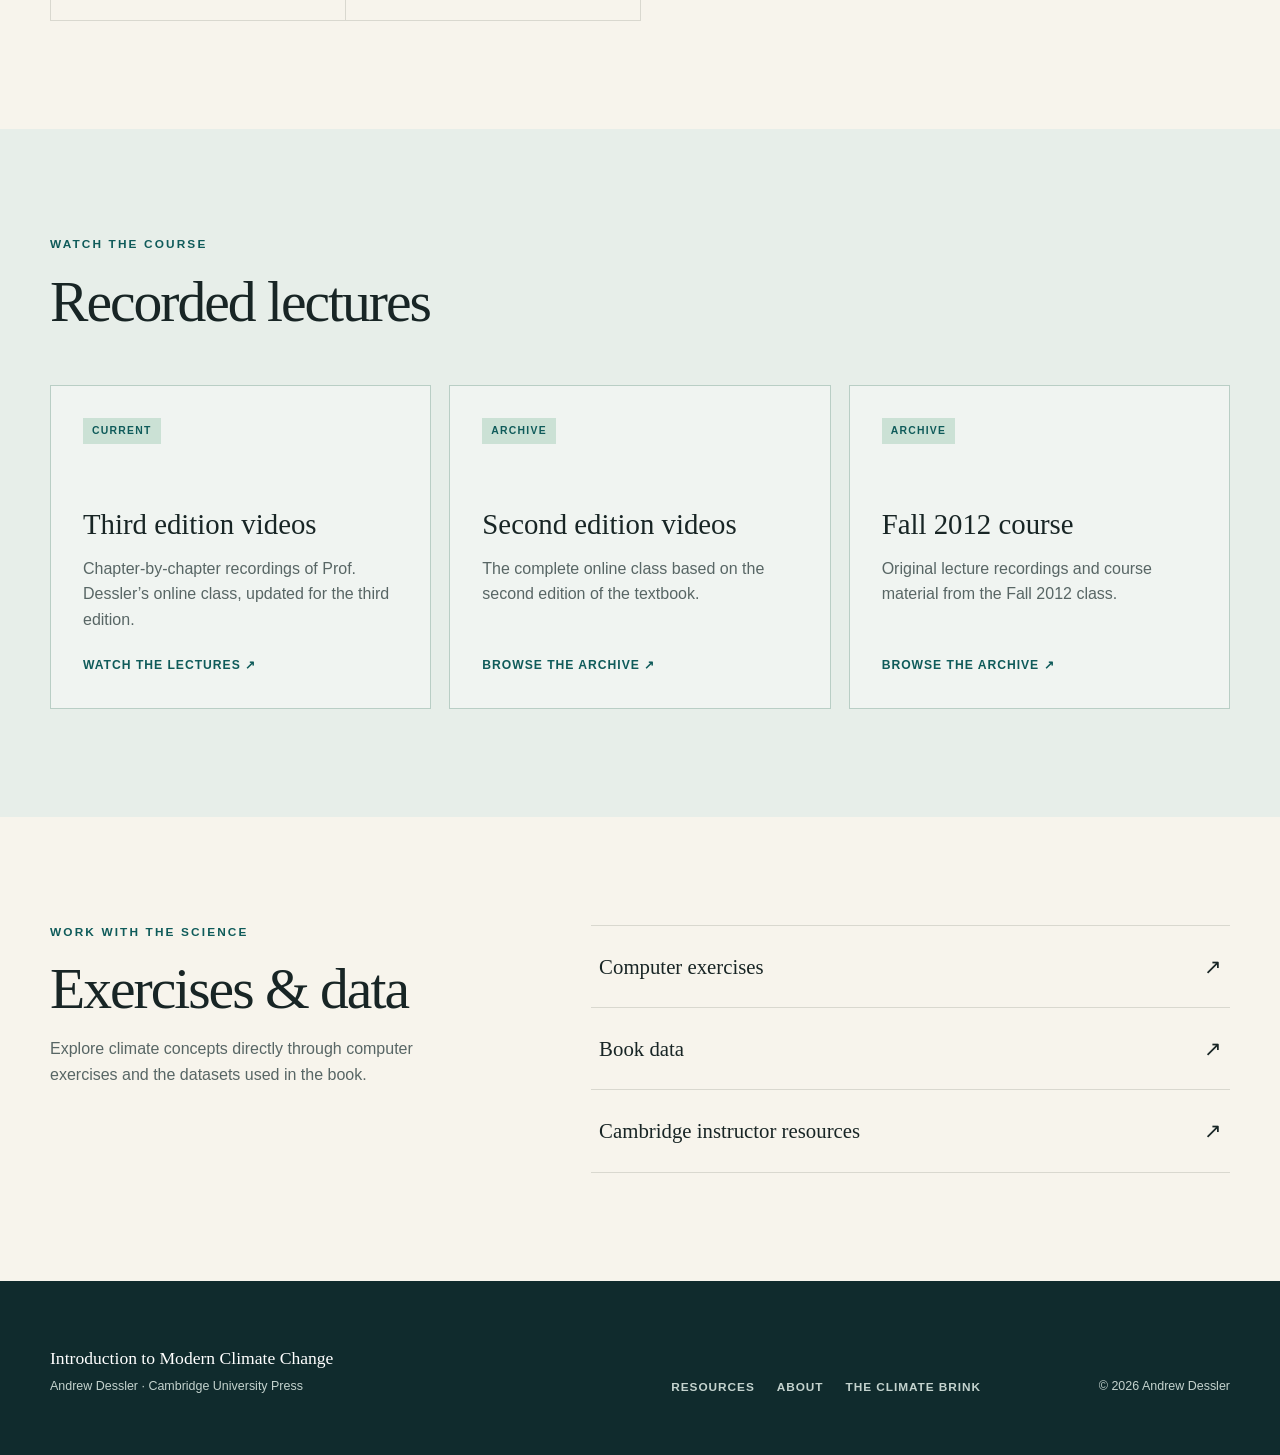
<file: resources.html>
<!doctype html>
<html lang="en">
  <head>
    <meta charset="utf-8">
    <meta name="viewport" content="width=device-width, initial-scale=1">
    <meta name="description" content="Chapter resources, lecture videos, exercises, and data for Introduction to Modern Climate Change.">
    <meta name="theme-color" content="#16383a">
    <title>Resources | Introduction to Modern Climate Change</title>
    <link rel="stylesheet" href="assets/styles.css">
    <script src="assets/site.js" defer></script>
  </head>
  <body>
    <a class="skip-link" href="#main">Skip to content</a>
    <header class="site-header site-header--solid" data-header>
      <a class="wordmark" href="index.html" aria-label="Introduction to Modern Climate Change home">
        <span class="wordmark__mark" aria-hidden="true">IMCC</span>
        <span class="wordmark__text">Modern Climate Change</span>
      </a>
      <button class="nav-toggle" type="button" aria-expanded="false" aria-controls="site-nav"><span class="sr-only">Open navigation</span><span></span><span></span><span></span></button>
      <nav class="site-nav" id="site-nav" aria-label="Primary navigation">
        <a href="index.html">Home</a>
        <a aria-current="page" href="resources.html">Resources</a>
        <a href="about.html">About the author</a>
      </nav>
    </header>

    <main id="main">
      <section class="page-hero">
        <div class="wrap page-hero__grid">
          <div>
            <p class="eyebrow">For students &amp; instructors</p>
            <h1>Book resources</h1>
          </div>
          <p>Go beyond the text with chapter readings, recorded lectures, datasets, and hands-on computer exercises.</p>
        </div>
      </section>

      <section class="resource-section" id="chapters">
        <div class="wrap">
          <div class="section-heading section-heading--rule">
            <div><p class="kicker">Additional reading</p><h2>Resources by chapter</h2></div>
            <p class="section-note">Chapter pages remain on the original site during this first migration phase.</p>
          </div>
          <div class="chapter-grid">
            <a href="https://www.andrewdessler.com/chapter1"><span>Chapter</span><strong>01</strong><em>Climate change: is it real?</em></a>
            <a href="https://www.andrewdessler.com/chapter2"><span>Chapter</span><strong>02</strong><em>Evidence for a warming climate</em></a>
            <a href="https://www.andrewdessler.com/chapter3"><span>Chapter</span><strong>03</strong><em>Energy, radiation &amp; temperature</em></a>
            <a href="https://www.andrewdessler.com/chapter4"><span>Chapter</span><strong>04</strong><em>A simple climate model</em></a>
            <a href="https://www.andrewdessler.com/chapter5"><span>Chapter</span><strong>05</strong><em>The carbon cycle</em></a>
            <a href="https://www.andrewdessler.com/chapter6"><span>Chapter</span><strong>06</strong><em>Forcing, feedbacks &amp; sensitivity</em></a>
            <a href="https://www.andrewdessler.com/chapter7"><span>Chapter</span><strong>07</strong><em>Why is the climate changing?</em></a>
            <a href="https://www.andrewdessler.com/chapter8"><span>Chapter</span><strong>08</strong><em>Predictions of future climate</em></a>
            <a href="https://www.andrewdessler.com/chapter9"><span>Chapter</span><strong>09</strong><em>Impacts of climate change</em></a>
            <a href="https://www.andrewdessler.com/chapter10"><span>Chapter</span><strong>10</strong><em>Exponential growth &amp; discounting</em></a>
            <a href="https://www.andrewdessler.com/chapter11"><span>Chapter</span><strong>11</strong><em>Responding to climate change</em></a>
            <a href="https://www.andrewdessler.com/chapter12"><span>Chapter</span><strong>12</strong><em>Policy options</em></a>
            <a href="https://www.andrewdessler.com/chapter13"><span>Chapter</span><strong>13</strong><em>A brief history of climate policy</em></a>
            <a href="https://www.andrewdessler.com/chapter14"><span>Chapter</span><strong>14</strong><em>Putting it all together</em></a>
          </div>
        </div>
      </section>

      <section class="resource-section resource-section--tint" id="videos">
        <div class="wrap">
          <div class="section-heading"><div><p class="kicker">Watch the course</p><h2>Recorded lectures</h2></div></div>
          <div class="link-card-grid">
            <a class="link-card" href="https://www.andrewdessler.com/edition-3-videos">
              <span class="link-card__tag">Current</span><h3>Third edition videos</h3><p>Chapter-by-chapter recordings of Prof. Dessler’s online class, updated for the third edition.</p><span class="arrow-link">Watch the lectures <span aria-hidden="true">↗</span></span>
            </a>
            <a class="link-card" href="https://www.andrewdessler.com/edition-2-videos">
              <span class="link-card__tag">Archive</span><h3>Second edition videos</h3><p>The complete online class based on the second edition of the textbook.</p><span class="arrow-link">Browse the archive <span aria-hidden="true">↗</span></span>
            </a>
            <a class="link-card" href="https://www.andrewdessler.com/fall-2012-videos">
              <span class="link-card__tag">Archive</span><h3>Fall 2012 course</h3><p>Original lecture recordings and course material from the Fall 2012 class.</p><span class="arrow-link">Browse the archive <span aria-hidden="true">↗</span></span>
            </a>
          </div>
        </div>
      </section>

      <section class="resource-section" id="tools">
        <div class="wrap tool-grid">
          <div><p class="kicker">Work with the science</p><h2>Exercises &amp; data</h2><p class="prose">Explore climate concepts directly through computer exercises and the datasets used in the book.</p></div>
          <div class="tool-links">
            <a href="https://www.andrewdessler.com/computer"><span>Computer exercises</span><span aria-hidden="true">↗</span></a>
            <a href="https://www.andrewdessler.com/data"><span>Book data</span><span aria-hidden="true">↗</span></a>
            <a href="http://www.cambridge.org/9781107480674"><span>Cambridge instructor resources</span><span aria-hidden="true">↗</span></a>
          </div>
        </div>
      </section>
    </main>

    <footer class="site-footer">
      <div class="wrap site-footer__grid">
        <div><p class="site-footer__title">Introduction to Modern Climate Change</p><p>Andrew Dessler · Cambridge University Press</p></div>
        <nav aria-label="Footer navigation"><a href="resources.html">Resources</a><a href="about.html">About</a><a href="https://theclimatebrink.substack.com">The Climate Brink</a></nav>
        <p class="site-footer__meta">© <span data-year>2026</span> Andrew Dessler</p>
      </div>
    </footer>
  </body>
</html>
</file>
<file: assets/styles.css>
:root {
  --ink: #182525;
  --muted: #586665;
  --paper: #f7f4ec;
  --white: #fff;
  --teal: #0f5b5a;
  --deep-teal: #16383a;
  --mint: #cbe1d5;
  --gold: #d7aa52;
  --line: #d9d8cf;
  --serif: Georgia, 'Times New Roman', serif;
  --sans: Inter, ui-sans-serif, -apple-system, BlinkMacSystemFont, 'Segoe UI', sans-serif;
  --wrap: min(1180px, calc(100% - 48px));
}

* { box-sizing: border-box; }
html { scroll-behavior: smooth; }
body { margin: 0; color: var(--ink); background: var(--paper); font-family: var(--sans); line-height: 1.6; }
body, button { font-size: 16px; }
img { display: block; max-width: 100%; }
a { color: inherit; }
.wrap { width: var(--wrap); margin-inline: auto; }
.sr-only { position: absolute; width: 1px; height: 1px; padding: 0; margin: -1px; overflow: hidden; clip: rect(0,0,0,0); white-space: nowrap; border: 0; }
.skip-link { position: fixed; z-index: 100; top: 12px; left: 12px; transform: translateY(-150%); background: var(--white); color: var(--ink); padding: 10px 16px; }
.skip-link:focus { transform: none; }

.site-header { z-index: 10; display: flex; align-items: center; justify-content: space-between; width: 100%; height: 92px; padding: 0 max(24px, calc((100vw - 1180px) / 2)); color: var(--white); }
.site-header--overlay { position: absolute; top: 0; left: 0; }
.site-header--solid { position: relative; background: var(--deep-teal); }
.wordmark { display: inline-flex; align-items: center; gap: 14px; color: inherit; text-decoration: none; font-size: .82rem; font-weight: 700; letter-spacing: .06em; text-transform: uppercase; }
.wordmark__mark { display: grid; place-items: center; width: 47px; height: 47px; border: 1px solid currentColor; border-radius: 50%; font-size: .62rem; letter-spacing: .08em; }
.site-nav { display: flex; align-items: center; gap: 34px; }
.site-nav a { position: relative; color: inherit; text-decoration: none; font-size: .77rem; font-weight: 700; letter-spacing: .12em; text-transform: uppercase; }
.site-nav a::after { position: absolute; left: 0; bottom: -8px; width: 0; height: 1px; background: currentColor; content: ''; transition: width .2s ease; }
.site-nav a:hover::after, .site-nav a[aria-current='page']::after { width: 100%; }
.nav-toggle { display: none; border: 0; background: transparent; color: inherit; }

.hero { position: relative; min-height: 760px; display: flex; align-items: flex-end; overflow: hidden; color: var(--white); background: #4f5c5d; }
.hero__image, .hero__shade { position: absolute; inset: 0; width: 100%; height: 100%; }
.hero__image { object-fit: cover; object-position: center 36%; transform: scale(1.02); }
.hero__shade { background: linear-gradient(90deg, rgba(10,25,25,.8) 0%, rgba(10,25,25,.44) 52%, rgba(10,25,25,.13) 100%), linear-gradient(0deg, rgba(9,27,27,.65), transparent 50%); }
.hero__content { position: relative; z-index: 1; padding-bottom: 92px; }
.eyebrow, .kicker { margin: 0 0 18px; font-size: .74rem; font-weight: 800; letter-spacing: .18em; line-height: 1.3; text-transform: uppercase; }
.eyebrow { color: #e8ca88; }
.hero h1, .page-hero h1, .about-hero h1 { max-width: 890px; margin: 0; font-family: var(--serif); font-size: clamp(3.6rem, 7.1vw, 6.8rem); font-weight: 400; letter-spacing: -.04em; line-height: .94; }
.hero__dek { max-width: 640px; margin: 28px 0 0; font-family: var(--serif); font-size: clamp(1.2rem, 2vw, 1.6rem); line-height: 1.45; }
.button-row { display: flex; flex-wrap: wrap; gap: 14px; margin-top: 36px; }
.button { display: inline-flex; align-items: center; justify-content: center; min-height: 52px; padding: 0 23px; border: 1px solid transparent; text-decoration: none; font-size: .76rem; font-weight: 800; letter-spacing: .1em; text-transform: uppercase; transition: background .2s, color .2s, border .2s; }
.button--light { color: var(--deep-teal); background: var(--white); }
.button--light:hover { background: var(--mint); }
.button--gold { color: var(--deep-teal); background: #e8ca88; }
.button--gold:hover { background: var(--white); }
.button--ghost-light { border-color: rgba(255,255,255,.65); color: var(--white); }
.button--ghost-light:hover { border-color: var(--white); background: rgba(255,255,255,.12); }

.intro-section, .resource-preview, .reviews, .bio-section, .resource-section { padding: 108px 0; }
.intro-grid { display: grid; grid-template-columns: .9fr 1.1fr; gap: 8vw; align-items: start; }
.kicker { color: var(--teal); }
.kicker--light { color: var(--mint); }
h2 { margin: 0; font-family: var(--serif); font-size: clamp(2.2rem, 4.5vw, 4rem); font-weight: 400; letter-spacing: -.035em; line-height: 1.08; }
.prose { color: var(--muted); }
.prose p { margin-top: 0; margin-bottom: 1.5em; }
.prose--large { font-family: var(--serif); font-size: 1.25rem; line-height: 1.75; }
.arrow-link { color: var(--teal); font-family: var(--sans); font-size: .76rem; font-weight: 800; letter-spacing: .08em; text-decoration: none; text-transform: uppercase; }
.arrow-link:hover { text-decoration: underline; text-underline-offset: 5px; }
.group-callout { display: flex; align-items: center; justify-content: space-between; gap: 24px; margin-top: 34px; padding: 22px 26px; color: var(--white); background: var(--teal); font-family: var(--sans); font-size: .78rem; font-weight: 800; letter-spacing: .08em; line-height: 1.4; text-decoration: none; text-transform: uppercase; transition: background .2s, transform .2s; }
.group-callout span { font-size: 1.3rem; }
.group-callout:hover { transform: translateY(-3px); background: var(--deep-teal); }

.award-band { padding: 66px 0; color: var(--white); background: var(--deep-teal); }
.award-band__inner { display: flex; align-items: center; justify-content: center; gap: 44px; }
.award-seal { display: grid; flex: 0 0 116px; place-items: center; width: 116px; height: 116px; border: 1px solid #a8c7bc; border-radius: 50%; outline: 1px solid #a8c7bc; outline-offset: -8px; color: #e8ca88; font-family: var(--serif); font-size: 1.45rem; }
.award-band h2 { font-size: clamp(2rem, 4vw, 3.6rem); }
.award-band p:last-child { margin: 8px 0 0; color: #bad0c8; }

.resource-preview { background: #eeeadf; }
.section-heading { display: flex; align-items: end; justify-content: space-between; gap: 30px; margin-bottom: 52px; }
.section-heading--rule { padding-bottom: 34px; border-bottom: 1px solid var(--line); }
.section-note { max-width: 390px; margin: 0; color: var(--muted); font-size: .9rem; }
.feature-grid { display: grid; grid-template-columns: repeat(3, 1fr); gap: 2px; }
.feature-card { position: relative; min-height: 390px; padding: 38px; color: var(--white); background: #273f40; text-decoration: none; transition: transform .2s, filter .2s; }
.feature-card:hover { z-index: 1; transform: translateY(-6px); filter: brightness(1.07); }
.feature-card--teal { background: var(--teal); }
.feature-card--gold { color: #273331; background: var(--gold); }
.feature-card__number { font-size: .72rem; font-weight: 800; letter-spacing: .15em; text-transform: uppercase; }
.feature-card h3 { margin: 120px 0 14px; font-family: var(--serif); font-size: 2rem; font-weight: 400; line-height: 1.1; }
.feature-card p { max-width: 30ch; margin: 0; opacity: .8; }
.feature-card__arrow { position: absolute; right: 30px; bottom: 25px; font-size: 1.4rem; }

.reviews { background: var(--white); }
.reviews-grid { display: grid; grid-template-columns: repeat(2, 1fr); gap: 1px; margin-top: 42px; background: var(--line); }
.reviews blockquote { margin: 0; padding: 42px; background: var(--white); }
.reviews blockquote p { margin: 0 0 30px; font-family: var(--serif); font-size: 1.35rem; line-height: 1.5; }
.reviews footer { font-size: .75rem; font-weight: 800; letter-spacing: .06em; text-transform: uppercase; }
.reviews footer span { display: block; margin-top: 4px; color: var(--muted); font-weight: 500; }
.review-link { display: inline-block; margin-top: 20px; color: var(--teal); font-size: .7rem; font-weight: 800; letter-spacing: .1em; text-decoration: none; text-transform: uppercase; }
.review-link:hover { text-decoration: underline; text-underline-offset: 4px; }

.site-footer { padding: 58px 0; color: #c4d3ce; background: #102b2d; }
.site-footer__grid { display: grid; grid-template-columns: 1.5fr 1fr auto; gap: 40px; align-items: end; }
.site-footer p { margin: 5px 0 0; font-size: .78rem; }
.site-footer__title { color: var(--white); font-family: var(--serif); font-size: 1.1rem !important; }
.site-footer nav { display: flex; flex-wrap: wrap; gap: 22px; }
.site-footer a { font-size: .74rem; font-weight: 700; letter-spacing: .08em; text-decoration: none; text-transform: uppercase; }
.site-footer a:hover { color: var(--white); }
.site-footer__meta { white-space: nowrap; }

.page-hero { padding: 100px 0; color: var(--white); background: var(--deep-teal); }
.page-hero__grid { display: grid; grid-template-columns: 1.25fr .75fr; gap: 7vw; align-items: end; }
.page-hero h1 { font-size: clamp(3.8rem, 7vw, 6.3rem); }
.page-hero__grid > p { max-width: 42ch; margin: 0 0 12px; color: #c6d9d1; font-family: var(--serif); font-size: 1.35rem; line-height: 1.55; }
.resource-section { background: var(--paper); }
.resource-section--tint { background: #e7eee9; }
.chapter-grid { display: grid; grid-template-columns: repeat(4, 1fr); border-top: 1px solid var(--line); border-left: 1px solid var(--line); }
.chapter-grid a { position: relative; min-height: 230px; padding: 24px; border-right: 1px solid var(--line); border-bottom: 1px solid var(--line); text-decoration: none; transition: color .2s, background .2s; }
.chapter-grid a:hover { color: var(--white); background: var(--teal); }
.chapter-grid span { display: block; font-size: .68rem; font-weight: 800; letter-spacing: .14em; text-transform: uppercase; }
.chapter-grid strong { display: block; margin: 12px 0 34px; font-family: var(--serif); font-size: 3.2rem; font-weight: 400; line-height: 1; }
.chapter-grid em { display: block; max-width: 20ch; font-family: var(--serif); font-size: 1rem; font-style: normal; line-height: 1.35; }
.link-card-grid { display: grid; grid-template-columns: repeat(3, 1fr); gap: 18px; }
.link-card { display: flex; min-height: 320px; flex-direction: column; padding: 32px; border: 1px solid #b9cec5; background: rgba(255,255,255,.35); text-decoration: none; transition: transform .2s, background .2s; }
.link-card:hover { transform: translateY(-4px); background: var(--white); }
.link-card__tag { align-self: start; padding: 5px 9px; color: var(--teal); background: var(--mint); font-size: .65rem; font-weight: 800; letter-spacing: .12em; text-transform: uppercase; }
.link-card h3 { margin: 64px 0 14px; font-family: var(--serif); font-size: 1.8rem; font-weight: 400; line-height: 1.15; }
.link-card p { margin: 0 0 24px; color: var(--muted); }
.link-card .arrow-link { margin-top: auto; }
.tool-grid { display: grid; grid-template-columns: .8fr 1.2fr; gap: 9vw; }
.tool-grid .prose { max-width: 44ch; }
.tool-links { border-top: 1px solid var(--line); }
.tool-links a { display: flex; align-items: center; justify-content: space-between; padding: 24px 8px; border-bottom: 1px solid var(--line); color: var(--ink); font-family: var(--serif); font-size: 1.3rem; text-decoration: none; }
.tool-links a:hover { color: var(--teal); padding-left: 16px; }

.detail-section { padding: 84px 0 112px; background: var(--paper); }
.detail-layout { max-width: 930px; }
.detail-back { display: inline-flex; align-items: center; gap: 8px; margin-bottom: 54px; color: var(--teal); font-size: .72rem; font-weight: 800; letter-spacing: .1em; text-decoration: none; text-transform: uppercase; }
.detail-back:hover { text-decoration: underline; text-underline-offset: 5px; }
.detail-prose { color: var(--ink); font-family: var(--serif); font-size: 1.13rem; line-height: 1.82; }
.detail-prose h1 { max-width: 820px; margin: 0 0 48px; color: var(--ink); font-family: var(--serif); font-size: clamp(3.2rem, 7vw, 6rem); font-weight: 400; letter-spacing: -.045em; line-height: .98; }
.detail-prose h3 { margin: 62px 0 18px; color: var(--teal); font-family: var(--sans); font-size: .76rem; font-weight: 800; letter-spacing: .15em; line-height: 1.4; text-transform: uppercase; }
.detail-prose p { margin-bottom: 1.55em; }
.detail-prose a { color: var(--teal); text-decoration-thickness: 1px; text-underline-offset: 4px; }
.detail-prose a:hover { text-decoration-thickness: 2px; }
.detail-prose ul { margin: 0 0 2em; padding-left: 1.4em; }
.detail-prose li + li { margin-top: .65em; }
.detail-prose li p { margin-bottom: 0; }
.source-image { display: block; max-width: 760px; margin: 42px auto 0; }
.source-image img { width: 100%; height: auto; }

.about-hero { display: grid; min-height: 660px; grid-template-columns: 1.15fr .85fr; background: var(--deep-teal); }
.about-hero__image { position: relative; min-height: 570px; overflow: hidden; }
.about-hero__image::after { position: absolute; inset: 0; background: linear-gradient(90deg, transparent 60%, rgba(22,56,58,.35)); content: ''; }
.about-hero__image img { width: 100%; height: 100%; object-fit: cover; object-position: center; filter: saturate(.8); }
.about-hero__content { display: flex; flex-direction: column; justify-content: center; padding: 80px 7vw; color: var(--white); }
.about-hero h1 { font-size: clamp(4.5rem, 8vw, 7rem); }
.about-hero__content > p:last-child { max-width: 34ch; margin: 30px 0 0; color: #c6d9d1; font-family: var(--serif); font-size: 1.25rem; }
.bio-grid { display: grid; grid-template-columns: 250px 1fr; gap: 9vw; }
.bio-grid aside { position: sticky; top: 40px; align-self: start; }
.bio-grid aside nav { display: flex; flex-direction: column; border-top: 1px solid var(--line); }
.bio-grid aside a { display: flex; justify-content: space-between; padding: 14px 0; border-bottom: 1px solid var(--line); font-size: .78rem; font-weight: 700; text-decoration: none; }
.prose--bio { max-width: 760px; font-family: var(--serif); font-size: 1.2rem; line-height: 1.8; }
.prose--bio .lede { color: var(--ink); font-size: 1.75rem; line-height: 1.5; }
.prose--bio a { color: var(--teal); text-decoration-thickness: 1px; text-underline-offset: 4px; }
.prose--bio a:hover { text-decoration-thickness: 2px; }

a:focus-visible, button:focus-visible { outline: 3px solid #f1c15d; outline-offset: 4px; }

@media (max-width: 900px) {
  .wordmark__text { display: none; }
  .hero { min-height: 700px; }
  .intro-grid, .page-hero__grid, .tool-grid { grid-template-columns: 1fr; }
  .feature-grid, .reviews-grid, .link-card-grid { grid-template-columns: 1fr; }
  .feature-card { min-height: 300px; }
  .feature-card h3 { margin-top: 70px; }
  .reviews blockquote { padding: 32px; }
  .chapter-grid { grid-template-columns: repeat(2, 1fr); }
  .about-hero { grid-template-columns: 1fr 1fr; }
  .site-footer__grid { grid-template-columns: 1fr 1fr; }
  .site-footer__meta { grid-column: 1 / -1; }
}

@media (max-width: 640px) {
  :root { --wrap: min(100% - 30px, 1180px); }
  .site-header { height: 76px; padding-inline: 15px; }
  .wordmark__mark { width: 42px; height: 42px; }
  .nav-toggle { z-index: 12; display: flex; width: 44px; height: 44px; flex-direction: column; align-items: center; justify-content: center; gap: 5px; }
  .nav-toggle span:not(.sr-only) { width: 22px; height: 1px; background: currentColor; }
  .site-nav { position: fixed; z-index: 11; inset: 0; display: none; flex-direction: column; align-items: flex-start; justify-content: center; gap: 28px; padding: 72px 30px; color: var(--white); background: var(--deep-teal); }
  .site-nav.is-open { display: flex; }
  .site-nav a { font-family: var(--serif); font-size: 2rem; font-weight: 400; letter-spacing: -.02em; text-transform: none; }
  .hero { min-height: 680px; }
  .hero__content { padding-bottom: 52px; }
  .hero h1 { font-size: clamp(3rem, 15vw, 4.4rem); }
  .hero__dek { font-size: 1.1rem; }
  .button { width: 100%; }
  .intro-section, .resource-preview, .reviews, .bio-section, .resource-section { padding: 72px 0; }
  .detail-section { padding: 58px 0 76px; }
  .detail-back { margin-bottom: 38px; }
  .detail-prose { font-size: 1.02rem; line-height: 1.72; }
  .detail-prose h1 { margin-bottom: 36px; }
  .detail-prose h3 { margin-top: 48px; }
  .award-band__inner { align-items: flex-start; gap: 25px; }
  .award-seal { flex-basis: 82px; width: 82px; height: 82px; font-size: 1rem; }
  .section-heading { align-items: flex-start; flex-direction: column; }
  .chapter-grid { grid-template-columns: 1fr; }
  .chapter-grid a { min-height: 180px; }
  .chapter-grid strong { margin-bottom: 20px; }
  .about-hero { grid-template-columns: 1fr; }
  .about-hero__image { min-height: 430px; }
  .about-hero__content { padding: 60px 24px; }
  .bio-grid { grid-template-columns: 1fr; }
  .bio-grid aside { position: static; }
  .prose--bio .lede { font-size: 1.45rem; }
  .site-footer__grid { grid-template-columns: 1fr; align-items: start; }
  .site-footer__meta { grid-column: auto; }
}

@media (prefers-reduced-motion: reduce) {
  html { scroll-behavior: auto; }
  *, *::before, *::after { transition-duration: .01ms !important; }
}
</file>
